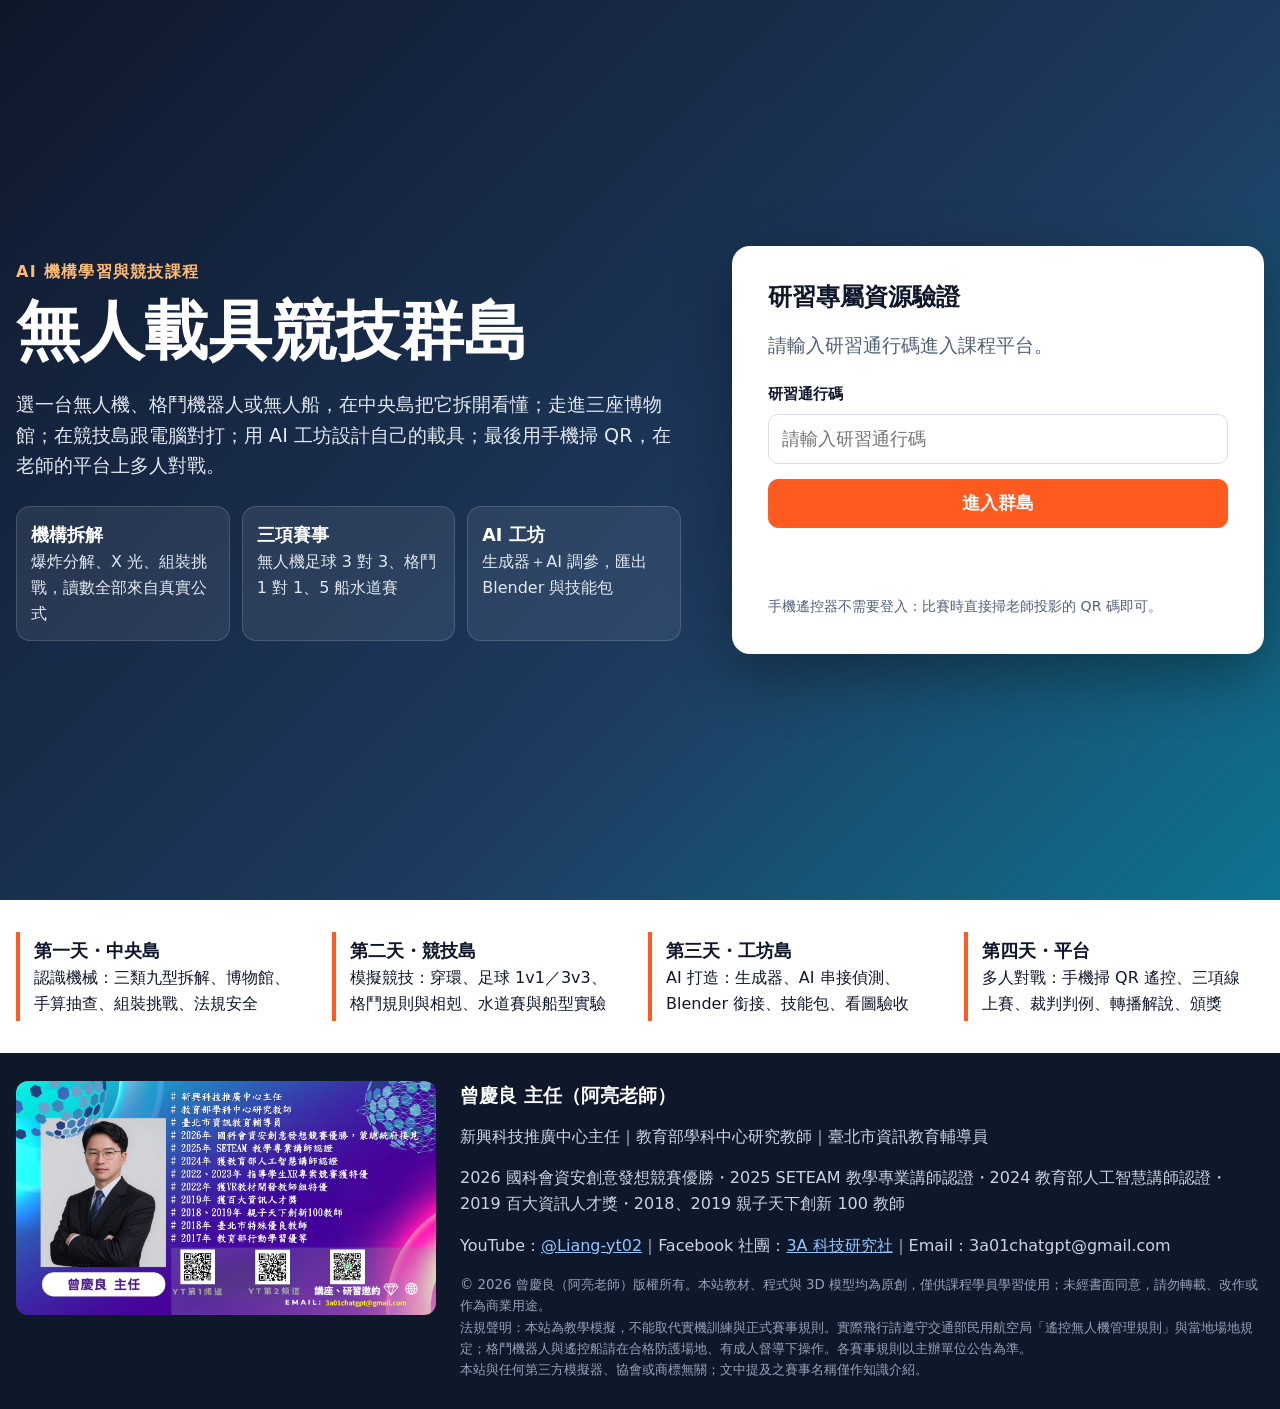
<file: index.html>
<!doctype html>
<html lang="zh-Hant-TW">
<head>
<meta charset="utf-8"><meta name="viewport" content="width=device-width,initial-scale=1">
<title>無人載具競技群島</title>
<meta name="description" content="無人機、格鬥機器人、無人船：機構拆解、博物館、模擬競技、AI 載具工坊與多人競技平台的課程。">
<style>#nl-badge-frame,iframe[title="Powered by Netlify"],[id^="netlify-badge"]{display:none!important}</style>
<link rel="stylesheet" href="css/app.css">
<style>
  .hero{min-height:calc(100vh - 0px);display:grid;grid-template-columns:1.25fr 1fr;gap:clamp(16px,4vw,64px);align-items:center;padding:clamp(24px,5vw,72px) 16px;background:linear-gradient(135deg,#0f172a 0%,#1e3a5f 60%,#0e7490 100%);color:#e2e8f0}
  .hero h1{font-size:clamp(34px,5vw,76px);color:#fff;margin:.1em 0 .25em}
  .hero .kick{color:#fdba74;font-weight:800;letter-spacing:.08em}
  .hero p{font-size:clamp(17px,1.5vw,22px);max-width:none}
  .feat{display:grid;grid-template-columns:repeat(3,1fr);gap:12px;margin-top:24px}
  .feat div{background:rgba(255,255,255,.08);border:1px solid rgba(255,255,255,.15);border-radius:14px;padding:14px}
  .feat b{display:block;color:#fff;font-size:1.1em}
  .login{background:#fff;color:var(--ink);border-radius:18px;padding:clamp(20px,3vw,36px);box-shadow:0 20px 60px rgba(0,0,0,.35)}
  .login h2{margin-top:0}
  .login input{font-size:1.15em;margin:.4em 0 .8em}
  .msg{min-height:1.5em;font-weight:700}
  .msg.bad{color:var(--bad)}.msg.ok{color:var(--ok)}
  .days{display:grid;grid-template-columns:repeat(4,1fr);gap:16px;padding:32px 16px;background:#fff}
  .days div{border-left:4px solid var(--accent);padding:4px 14px}
  .days b{font-size:1.15em}
  #intro{position:fixed;inset:0;z-index:200;background:#000;display:flex;align-items:center;justify-content:center}
  #intro[hidden]{display:none}
  #intro video{width:100%;height:100%;object-fit:cover}
  #intro .ibar{position:absolute;right:16px;bottom:16px;display:flex;gap:10px}
  #intro .ibar button{font:inherit;font-weight:700;color:#fff;background:rgba(15,23,42,.6);border:1px solid rgba(255,255,255,.4);border-radius:99px;padding:.5em 1.1em;cursor:pointer;min-height:44px}
  @media (max-width:900px){.hero{grid-template-columns:1fr}.feat,.days{grid-template-columns:1fr 1fr}}
  @media (max-width:520px){.feat,.days{grid-template-columns:1fr}}
</style>
</head>
<body>
<section class="hero">
  <div>
    <div class="kick">AI 機構學習與競技課程</div>
    <h1>無人載具競技群島</h1>
    <p>選一台無人機、格鬥機器人或無人船，在中央島把它拆開看懂；走進三座博物館；在競技島跟電腦對打；用 AI 工坊設計自己的載具；最後用手機掃 QR，在老師的平台上多人對戰。</p>
    <div class="feat">
      <div><b>機構拆解</b>爆炸分解、X 光、組裝挑戰，讀數全部來自真實公式</div>
      <div><b>三項賽事</b>無人機足球 3 對 3、格鬥 1 對 1、5 船水道賽</div>
      <div><b>AI 工坊</b>生成器＋AI 調參，匯出 Blender 與技能包</div>
    </div>
  </div>
  <form class="login" id="f">
    <h2>研習專屬資源驗證</h2>
    <p class="mut">請輸入研習通行碼進入課程平台。</p>
    <label for="pw">研習通行碼</label>
    <input id="pw" type="password" autocomplete="current-password" required placeholder="請輸入研習通行碼">
    <button class="btn pri" style="width:100%;justify-content:center;font-size:1.1em" id="go">進入群島</button>
    <p class="msg" id="msg"></p>
    <p class="mut" style="font-size:.88em;margin:0">手機遙控器不需要登入：比賽時直接掃老師投影的 QR 碼即可。</p>
  </form>
</section>
<section class="days">
  <div><b>第一天・中央島</b><br>認識機械：三類九型拆解、博物館、手算抽查、組裝挑戰、法規安全</div>
  <div><b>第二天・競技島</b><br>模擬競技：穿環、足球 1v1／3v3、格鬥規則與相剋、水道賽與船型實驗</div>
  <div><b>第三天・工坊島</b><br>AI 打造：生成器、AI 串接偵測、Blender 銜接、技能包、看圖驗收</div>
  <div><b>第四天・平台</b><br>多人對戰：手機掃 QR 遙控、三項線上賽、裁判判例、轉播解說、頒獎</div>
</section>
<script type="module">
  import { $, authorFooter, AUTH_KEY, AUTH_HASH, checkAuth } from './js/ui.js';
  document.body.append(authorFooter());
  const next = new URLSearchParams(location.search).get('next') || 'portal.html';
  const safeNext = /^[\w\-./?=&%]+$/.test(next) && !next.startsWith('/') && !next.includes('//') ? next : 'portal.html';

  async function sha256(str) {
    const buf = await crypto.subtle.digest('SHA-256', new TextEncoder().encode(str.trim()));
    return Array.from(new Uint8Array(buf)).map(b => b.toString(16).padStart(2, '0')).join('');
  }

  if (checkAuth()) {
    location.replace(safeNext);
  }

  document.querySelectorAll('a[href="deck.html"]').forEach(a => a.href = 'course/');
  // 開場動畫：驗證通過後全螢幕播放（史詩配樂），播完或按「跳過」進入群島
  const intro = document.createElement('div');
  intro.id = 'intro';
  intro.innerHTML = `<video id="iv" playsinline preload="auto" poster="media/intro_poster.jpg" src="media/intro.mp4"></video>
    <div class="ibar"><button id="isnd" type="button">🔊 有聲</button><button id="iskip" type="button">跳過 ▶▶</button></div>`;
  intro.hidden = true; document.body.append(intro);
  const iv = $('#iv'); let left = false;
  const enter = () => { if (left) return; left = true; try { sessionStorage.setItem('vi.intro', '1'); } catch (_) {} location.replace(safeNext); };
  iv.onended = enter; $('#iskip').onclick = enter;
  $('#isnd').onclick = () => { iv.muted = !iv.muted; $('#isnd').textContent = iv.muted ? '🔇 靜音' : '🔊 有聲'; };
  $('#f').onsubmit = async e => {
    e.preventDefault(); const m = $('#msg'); $('#go').disabled = true; m.className = 'msg'; m.textContent = '驗證中…';
    iv.muted = false; iv.play().then(() => { if (intro.hidden) iv.pause(); iv.currentTime = 0; }).catch(() => {});
    try {
      const hash = await sha256($('#pw').value);
      if (hash === AUTH_HASH) {
        try { localStorage.setItem(AUTH_KEY, AUTH_HASH); } catch (_) {}
        m.className = 'msg ok'; m.textContent = '驗證成功，歡迎登島！';
        intro.hidden = false; iv.currentTime = 0;
        iv.play().catch(() => { iv.muted = true; $('#isnd').textContent = '🔇 靜音'; iv.play().catch(enter); });
        setTimeout(enter, 16000);   // 保險：影片卡住也會進站
        return;
      }
      m.className = 'msg bad'; m.textContent = '研習通行碼不正確';
    } catch (_) { m.className = 'msg bad'; m.textContent = '驗證異常，請重試'; }
    $('#go').disabled = false;
  };
</script>
</body>
</html>
</file>
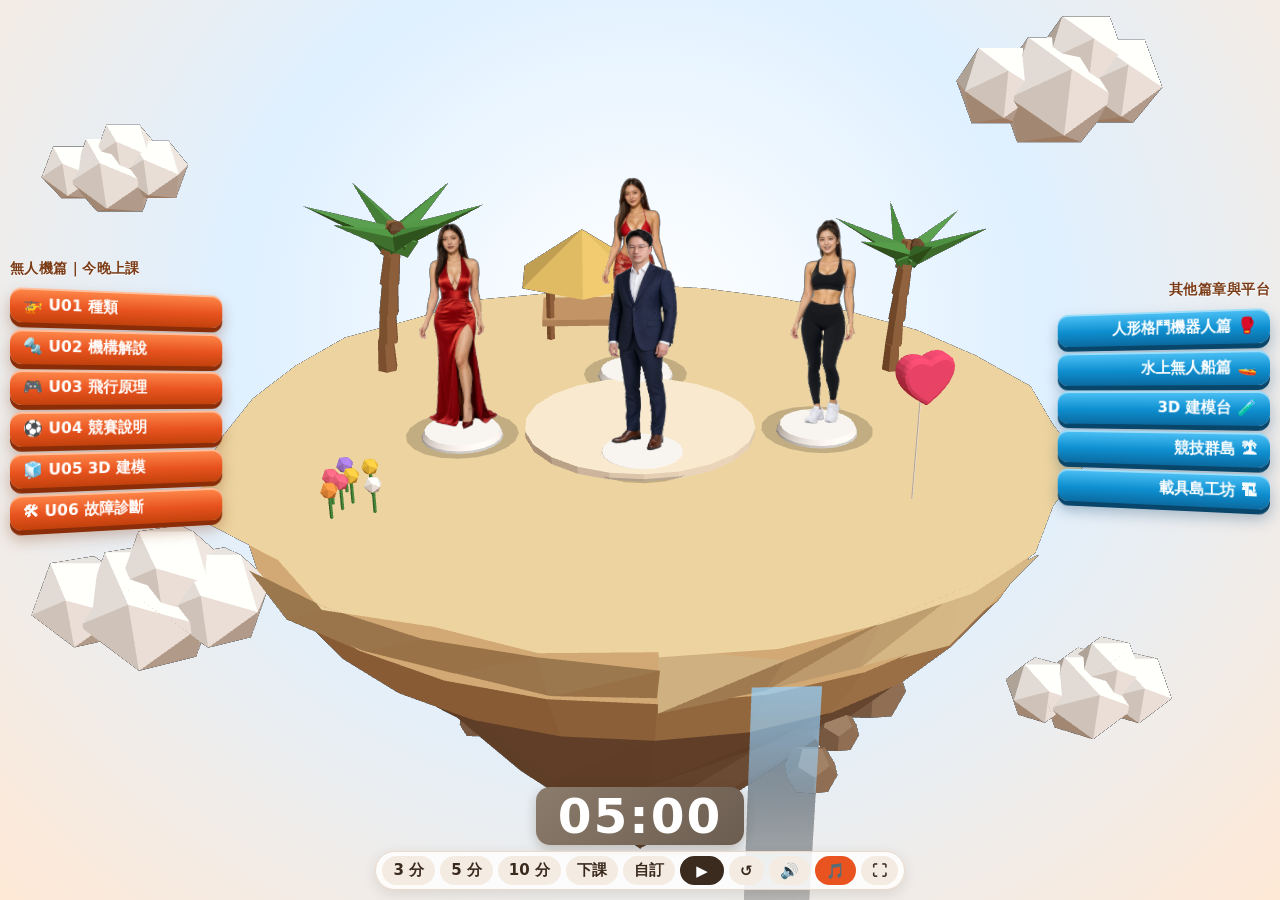
<file: assets/island/index.html>
<!doctype html>
<html lang="zh-Hant-TW">
<head>
<meta charset="utf-8">
<meta name="viewport" content="width=device-width,initial-scale=1">
<title>島嶼倒數</title>
<!-- 島嶼倒數（網頁版）｜技能 D:\skills\island-countdown-web｜引擎沿用阿亮老師「島嶼倒數生成器」｜設定只改 config.js -->
<style>#nl-badge-frame,iframe[title="Powered by Netlify"],[id^="netlify-badge"]{display:none!important}</style>
<script>new MutationObserver(function(){document.querySelectorAll('#nl-badge-frame,iframe[title="Powered by Netlify"],[id^="netlify-badge"]').forEach(function(e){e.remove()})}).observe(document.documentElement,{childList:true,subtree:true});</script>
<style>
:root{--ac:#e8531f;--ac2:#c2410c;--ink:#3b2a1e}
html,body{margin:0;height:100%;overflow:hidden;font-family:"Noto Sans TC","Microsoft JhengHei",system-ui,sans-serif;background:transparent}
body.solo{background:radial-gradient(ellipse at 50% 35%,#fff 0%,#dff0ff 45%,#ffe9d6 100%)}
#stage{position:absolute;inset:0}
#cv{width:100%;height:100%;display:block;cursor:grab;touch-action:pan-y}
#cv:active{cursor:grabbing}
#hud{position:absolute;left:0;right:0;bottom:10px;display:flex;flex-direction:column;align-items:center;gap:6px;pointer-events:none}
#hud>*{pointer-events:auto}
#lb:empty{display:none}#lb{font-size:clamp(12px,1.5vw,16px);font-weight:700;color:#7a3b16;background:rgba(255,248,240,.88);border:1px solid #f0c9a8;border-radius:999px;padding:3px 14px;letter-spacing:.04em;text-align:center}
#t{padding:1px 22px;border-radius:14px;background:linear-gradient(135deg,var(--ac),var(--ac2));font-size:clamp(26px,3.8vw,56px);font-weight:900;color:#fff;letter-spacing:.04em;font-variant-numeric:tabular-nums;box-shadow:0 6px 18px rgba(194,65,12,.35);cursor:pointer;user-select:none}
#t small{font-size:.45em;font-weight:800;margin:0 .15em 0 .05em}
#t.live{background:linear-gradient(135deg,#0f766e,#115e59)}
#t.idle{background:linear-gradient(135deg,#8b7b6b,#6b5d50);box-shadow:0 4px 12px rgba(60,40,20,.25)}
#t.warn{animation:pulse .8s ease-in-out infinite}
#t.done{background:linear-gradient(135deg,#d97706,#b45309);animation:pulse .6s ease-in-out infinite}
@keyframes pulse{50%{transform:scale(1.07)}}
#bar{display:flex;flex-wrap:wrap;justify-content:center;gap:5px;background:rgba(255,255,255,.82);border:1px solid #ead9c8;border-radius:999px;padding:4px 6px;box-shadow:0 4px 14px rgba(60,40,20,.12)}
#bar button{font:700 clamp(12px,1.3vw,15px) "Noto Sans TC",system-ui,sans-serif;border:0;border-radius:999px;padding:5px 11px;background:#f4ebe2;color:var(--ink);cursor:pointer}
#bar button:hover{background:#ffe2cf}
#bar button.on{background:var(--ac);color:#fff}
#bar button.main{background:var(--ink);color:#fff;min-width:44px}
#edit{display:flex;align-items:center;gap:4px;background:#fff;border:1px solid #ead9c8;border-radius:12px;padding:4px 8px;font-weight:800;color:var(--ink)}
#edit[hidden]{display:none}
#edit input{width:56px;font:800 18px system-ui;text-align:center;border:1.5px solid #d9c6b4;border-radius:8px;padding:3px}
#edit button{font:700 14px system-ui;border:0;border-radius:8px;padding:6px 12px;background:var(--ac);color:#fff;cursor:pointer}
.chap{position:absolute;top:10px;bottom:120px;display:flex;flex-direction:column;justify-content:center;gap:clamp(4px,.8vh,9px);width:clamp(118px,19vw,230px);perspective:700px;z-index:3}
.chap.L{left:10px}.chap.R{right:10px}
.chap h3{margin:0 0 2px;font-size:clamp(11px,1.2vw,14px);font-weight:900;color:#7a3b16;text-shadow:0 1px 0 #fff;letter-spacing:.03em}
.chap.R h3{text-align:right}
.cb{display:flex;align-items:center;gap:6px;font:800 clamp(11px,1.25vw,16px)/1.15 "Noto Sans TC",system-ui,sans-serif;color:#fff;text-decoration:none;padding:clamp(5px,.9vh,9px) clamp(8px,1vw,14px);border-radius:12px;
  background:linear-gradient(180deg,#ff8a4c 0%,#e8531f 55%,#c2410c 100%);box-shadow:0 5px 0 #8a2d08,0 9px 16px rgba(120,45,10,.35),inset 0 2px 0 rgba(255,255,255,.45);
  transition:transform .15s,box-shadow .15s;white-space:nowrap;overflow:hidden;text-overflow:ellipsis;cursor:pointer}
.chap.L .cb{transform:rotateY(16deg);transform-origin:left center}
.chap.R .cb{transform:rotateY(-16deg);transform-origin:right center;flex-direction:row-reverse;text-align:right}
.cb:hover{transform:rotateY(0) translateY(-2px) scale(1.04);box-shadow:0 7px 0 #8a2d08,0 12px 20px rgba(120,45,10,.4),inset 0 2px 0 rgba(255,255,255,.45)}
.cb:active{transform:rotateY(0) translateY(4px);box-shadow:0 1px 0 #8a2d08,0 3px 6px rgba(120,45,10,.3)}
.chap.R .cb:not(.off){background:linear-gradient(180deg,#4fc3f7 0%,#0e8fd0 55%,#0b6aa0 100%);box-shadow:0 5px 0 #08466b,0 9px 16px rgba(10,60,100,.35),inset 0 2px 0 rgba(255,255,255,.45)}
.cb.off{background:linear-gradient(180deg,#e7ded5,#cfc3b7);color:#7b6d60;box-shadow:0 4px 0 #a99a8b,inset 0 2px 0 rgba(255,255,255,.6);cursor:default}
.cb.off::after{content:"製作中";font-size:.72em;font-weight:700;margin-left:auto;padding-left:6px;opacity:.85}
.chap.R .cb.off::after{margin-left:0;margin-right:auto;padding:0 6px 0 0}
.cb i{font-style:normal}
@media (max-width:520px){.chap{width:104px}.cb span{overflow:hidden;text-overflow:ellipsis}}
</style>
<script src="config.js"></script>
</head>
<body>
<div id="stage"><canvas id="cv" aria-label="3D 浮空島"></canvas></div>
<nav class="chap L" id="chapL" aria-label="課程篇章"></nav><nav class="chap R" id="chapR" aria-label="課程篇章"></nav>
<div id="hud">
  <div id="lb">準備計時</div>
  <div id="t" title="點一下自訂時間">--:--</div>
  <div id="edit" hidden><input id="em" type="number" min="0" max="999" aria-label="分">分<input id="es" type="number" min="0" max="59" aria-label="秒">秒<button id="eok">開始</button></div>
  <div id="bar"></div>
</div>
<script type="module">
import { IslandWorld } from './shared/world.js';
const C = window.ISLAND_CONFIG || {}, $ = id => document.getElementById(id);
const p2 = n => String(n).padStart(2, '0');
if (window.top === window) document.body.classList.add('solo');
const store = { get(k, d){ try { const v = localStorage.getItem('island.' + k); return v === null ? d : JSON.parse(v); } catch (_) { return d; } },
                set(k, v){ try { localStorage.setItem('island.' + k, JSON.stringify(v)); } catch (_) {} } };

/* ---------- 3D 島嶼 ---------- */
const world = new IslandWorld($('cv'), { resolve: s => s, lookY: -0.2, fitW: 4.3, fitH: 4.4 });
world.setScene({
  theme: C.theme || 'beach', spin: C.spin ?? 0.35, clouds: C.clouds !== false, waterfall: C.waterfall !== false, plaza: C.plaza !== false,
  items: [
    ...(C.chars || []).map((c, i) => ({ id: 'c' + i, type: 'char', style: 'A', src: c.src, x: c.x || 0, z: c.z || 0, rot: c.rot || 0, scale: c.scale || 1, anim: 'none' })),
    ...(C.decor || []).map((d, i) => ({ id: 'd' + i, type: 'decor', kind: d.kind, x: d.x || 0, z: d.z || 0, rot: d.rot || 0, scale: d.scale || 1 })),
  ],
});
let drag = null;
$('cv').addEventListener('pointerdown', e => { drag = e.clientX; world.dragging = true; $('cv').setPointerCapture(e.pointerId); });
$('cv').addEventListener('pointermove', e => { if (drag === null) return; world.yaw += (e.clientX - drag) * 0.01; drag = e.clientX; world.lastAct = performance.now(); });
const up = () => { drag = null; world.dragging = false; world.lastAct = performance.now(); };
$('cv').addEventListener('pointerup', up); $('cv').addEventListener('pointercancel', up);

/* ---------- 聲音（只有計時器會出聲；可靜音） ---------- */
let mute = store.get('mute', false);
const endSnd = new Audio('sounds/end_fanfare.mp3'), tickSnd = new Audio('sounds/tick.wav');
endSnd.volume = 0.9; tickSnd.volume = 0.5;
const play = a => { if (mute) return; try { a.currentTime = 0; a.play().catch(() => {}); } catch (_) {} };

/* ---------- 背景音樂：一進來就循環播放，只有按 🎵（暫停音樂）或 🔇（全部靜音）才停 ---------- */
const bgm = C.bgm ? new Audio(C.bgm) : null;
let bgmOn = store.get('bgmOn', true);
const BGV = C.bgmVolume ?? 0.4;
if (bgm){ bgm.loop = true; bgm.volume = 0; bgm.preload = 'auto'; }
let fadeId = 0;
function fadeTo(v, ms){ if (!bgm) return; const id = ++fadeId, v0 = bgm.volume, t0 = performance.now(); const step = () => { if (id !== fadeId) return; const k = Math.min(1, (performance.now() - t0) / ms); bgm.volume = v0 + (v - v0) * k; if (k < 1) requestAnimationFrame(step); else if (v === 0) bgm.pause(); }; requestAnimationFrame(step); }
// 外層首頁的「音樂開關」按鈕（id="bgmBtn"）跟這裡同步
function syncParent(){
  try { const b = parent.document.getElementById('bgmBtn'); if (!b) return;
    if (!bgm){ b.hidden = true; return; }
    const on = bgmOn && !mute; b.hidden = false; b.textContent = on ? '🔊 音樂：開' : '🔇 音樂：關'; b.classList.toggle('off', !on);
    b.title = on ? '按一下靜音背景音樂' : '按一下播放背景音樂'; b.setAttribute('aria-pressed', on ? 'true' : 'false'); } catch (_) {}
}
function toggleMusic(){ if (mute){ mute = false; store.set('mute', false); bgmOn = true; } else bgmOn = !bgmOn; store.set('bgmOn', bgmOn); bgmSync(); drawBar(); }
window.islandMusic = { toggle: toggleMusic, isOn: () => !!bgm && bgmOn && !mute };
function bgmSync(){
  syncParent();
  if (!bgm) return;
  if (bgmOn && !mute){ if (bgm.paused) bgm.play().then(() => fadeTo(BGV, 1800)).catch(() => {}); else fadeTo(BGV, 400); }
  else if (!bgm.paused) fadeTo(0, 500);
}
// 瀏覽器擋自動播放時：使用者第一次點擊（本頁或外層首頁）就開始播
const kick = () => { if (bgm && bgm.paused) bgmSync(); };
['pointerdown', 'keydown'].forEach(ev => { addEventListener(ev, kick, { once: true }); try { parent.document.addEventListener(ev, kick, { once: true }); } catch (_) {} });
bgmSync();

/* ---------- 計時器 ---------- */
const T = { total: 0, remain: 0, endAt: 0, running: false, finished: false, active: false, lastSec: -1, preset: null };
function startTimer(sec, preset){
  sec = Math.max(1, Math.min(999 * 60 + 59, Math.round(sec)));
  Object.assign(T, { total: sec, remain: sec * 1000, endAt: performance.now() + sec * 1000, running: true, finished: false, active: true, lastSec: -1, preset: preset ?? null });
  endSnd.pause(); if (preset !== 'class') store.set('last', sec); drawBar(); render();
}
function toggle(){
  if (!T.active){ startTimer(store.get('last', (C.presets || [5])[0] * 60)); return; }
  if (T.finished){ startTimer(T.total, T.preset); return; }
  if (T.running){ T.remain = Math.max(0, T.endAt - performance.now()); T.running = false; }
  else { T.endAt = performance.now() + T.remain; T.running = true; }
  drawBar(); render();
}
function reset(){ Object.assign(T, { running: false, finished: false, active: false, preset: null }); endSnd.pause(); drawBar(); render(); }

/* ---------- 課程時間（只給「下課」按鈕用；一進來不自動倒數） ---------- */
const S = (C.sessions || []).map(s => ({ n: s.name, a: Date.parse(s.start), b: Date.parse(s.end) }));
function classText(){
  const now = Date.now(), cur = S.find(s => now >= s.a && now < s.b), nx = S.find(s => now < s.a);
  if (cur){ const r = Math.floor((cur.b - now) / 1000); return { lb: cur.n + ' 上課中・下課倒數', t: p2(Math.floor(r / 3600)) + ':' + p2(Math.floor(r % 3600 / 60)) + ':' + p2(r % 60), cls: 'live' }; }
  if (!nx) return { lb: C.doneText || '課程已結束', t: '準備好了嗎？', cls: '' };
  const r = Math.floor((nx.a - now) / 1000), d = Math.floor(r / 86400);
  const when = new Date(nx.a).toLocaleString('zh-TW', { month: 'numeric', day: 'numeric', hour: '2-digit', minute: '2-digit', hour12: false, timeZone: 'Asia/Taipei' });
  return { lb: '距離 ' + nx.n + ' 開課（' + when + '）', t: (d ? d + '<small>天</small>' : '') + p2(Math.floor(r % 86400 / 3600)) + ':' + p2(Math.floor(r % 3600 / 60)) + ':' + p2(r % 60), cls: '' };
}
function classEnd(){
  const now = Date.now(), cur = S.find(s => now >= s.a && now < s.b);
  if (cur){ startTimer((cur.b - now) / 1000, 'class'); T.className = cur.n; drawBar(); return; }
  const nx = S.find(s => now < s.a);
  T.note = nx ? '現在不是上課時間（' + nx.n + ' 於 ' + new Date(nx.a).toLocaleString('zh-TW', { month: 'numeric', day: 'numeric', hour: '2-digit', minute: '2-digit', hour12: false, timeZone: 'Asia/Taipei' }) + ' 開始）' : (C.doneText || '課程已結束');
  T.noteUntil = Date.now() + 3500;
}
const fmt = ms => { const s = Math.max(0, Math.ceil(ms / 1000)), h = Math.floor(s / 3600), m = Math.floor(s % 3600 / 60); return (h ? h + ':' + p2(m) : p2(m)) + ':' + p2(s % 60); };
function render(){
  const t = $('t');
  if (!T.active){
    $('lb').textContent = T.noteUntil > Date.now() ? T.note : (C.idleText ?? '按 3／5／10 分、下課或自訂，開始計時');
    t.textContent = fmt(store.get('last', 300) * 1000); t.className = 'idle'; return;
  }
  const rem = T.running ? Math.max(0, T.endAt - performance.now()) : T.remain;
  if (T.running && rem <= 0 && !T.finished){ T.finished = true; T.running = false; T.remain = 0; play(endSnd); world.celebrate(5); drawBar(); }
  if (T.running){ const s = Math.ceil(rem / 1000); if (s <= 10 && s !== T.lastSec){ T.lastSec = s; play(tickSnd); } }
  $('lb').textContent = (T.preset === 'class' ? (T.className || '') + ' 下課倒數' : (C.timerLabel || '倒數計時')) + (T.running ? '' : T.finished ? '' : '（暫停中）');
  if (T.finished){ t.textContent = T.preset === 'class' ? (C.classEndText || '下課囉！') : (C.endText || '時間到！'); t.className = 'done'; }
  else { t.textContent = fmt(rem); t.className = T.running && rem <= 10000 ? 'warn' : ''; }
}
setInterval(render, 200);

/* ---------- 按鈕列 ---------- */
function drawBar(){
  const b = $('bar');
  b.innerHTML = (C.presets || [3, 5, 10]).map(m => `<button data-m="${m}" class="${T.active && T.preset === m ? 'on' : ''}">${m} 分</button>`).join('') +
    `<button data-a="class" class="${T.active && T.preset === 'class' ? 'on' : ''}" title="倒數到這堂課下課">下課</button><button data-a="custom">自訂</button><button data-a="toggle" class="main" title="開始／暫停（空白鍵）">${T.active && T.running ? '⏸' : '▶'}</button>` +
    `<button data-a="reset" title="結束計時，回到課程倒數（R）">↺</button><button data-a="mute" title="聲音開關（M）">${mute ? '🔇' : '🔊'}</button>` +
    (bgm ? `<button data-a="bgm" class="${bgmOn && !mute ? 'on' : ''}" title="背景音樂開／關">🎵</button>` : '') +
    `<button data-a="full" title="全螢幕／開大畫面">⛶</button>`;
}
function openEdit(){
  const e = $('edit'); e.hidden = !e.hidden;
  if (!e.hidden){ const last = store.get('last', 300); $('em').value = Math.floor(last / 60); $('es').value = last % 60; $('em').focus(); $('em').select(); }
}
$('bar').onclick = e => {
  const b = e.target.closest('button'); if (!b) return;
  if (b.dataset.m){ $('edit').hidden = true; startTimer(+b.dataset.m * 60, +b.dataset.m); return; }
  const a = b.dataset.a;
  if (a === 'custom') openEdit();
  else if (a === 'class'){ $('edit').hidden = true; classEnd(); }
  else if (a === 'toggle') toggle();
  else if (a === 'reset') reset();
  else if (a === 'mute'){ mute = !mute; store.set('mute', mute); if (mute) endSnd.pause(); bgmSync(); drawBar(); }
  else if (a === 'bgm') toggleMusic();
  else if (a === 'full'){
    if (window.top !== window){ window.open(location.href, '_blank'); return; }   // 嵌在首頁時：開新分頁的大畫面
    if (document.fullscreenElement) document.exitFullscreen(); else document.documentElement.requestFullscreen().catch(() => {});
  }
};
$('t').onclick = openEdit;
$('eok').onclick = () => { const s = (+$('em').value || 0) * 60 + (+$('es').value || 0); if (s > 0){ $('edit').hidden = true; startTimer(s); } };
$('edit').onkeydown = e => { if (e.key === 'Enter') $('eok').click(); if (e.key === 'Escape') $('edit').hidden = true; };
addEventListener('keydown', e => {
  if (e.target.tagName === 'INPUT') return;
  if (e.code === 'Space'){ e.preventDefault(); toggle(); }
  else if (e.key === 'r' || e.key === 'R') reset();
  else if (e.key === 'm' || e.key === 'M'){ mute = !mute; store.set('mute', mute); bgmSync(); drawBar(); }
});

/* ---------- 篇章立體按鈕：點了整頁跳到該篇章 ---------- */
(function(){
  const ch = C.chapters || {}, base = new URL(ch.base || '../../', location.href), esc = s => String(s || '').replace(/[&<>"]/g, c => ({ '&': '&amp;', '<': '&lt;', '>': '&gt;', '"': '&quot;' })[c]);
  const draw = (el, g) => { if (!g){ el.remove(); return; }
    el.innerHTML = '<h3>' + esc(g.name) + '</h3>' + g.items.map(it => it.href
      ? '<a class="cb" target="_top" href="' + esc(new URL(it.href, base).href) + '" title="' + esc(it.title || it.label) + '"><i>' + esc(it.icon) + '</i><span>' + esc(it.label) + '</span></a>'
      : '<span class="cb off" title="' + esc((it.title || it.label) + '（製作中）') + '"><i>' + esc(it.icon) + '</i><span>' + esc(it.label) + '</span></span>').join(''); };
  const gs = ch.groups || []; draw($('chapL'), gs[0]); draw($('chapR'), gs[1]);
})();
drawBar(); render();
</script>
</body>
</html>
</file>
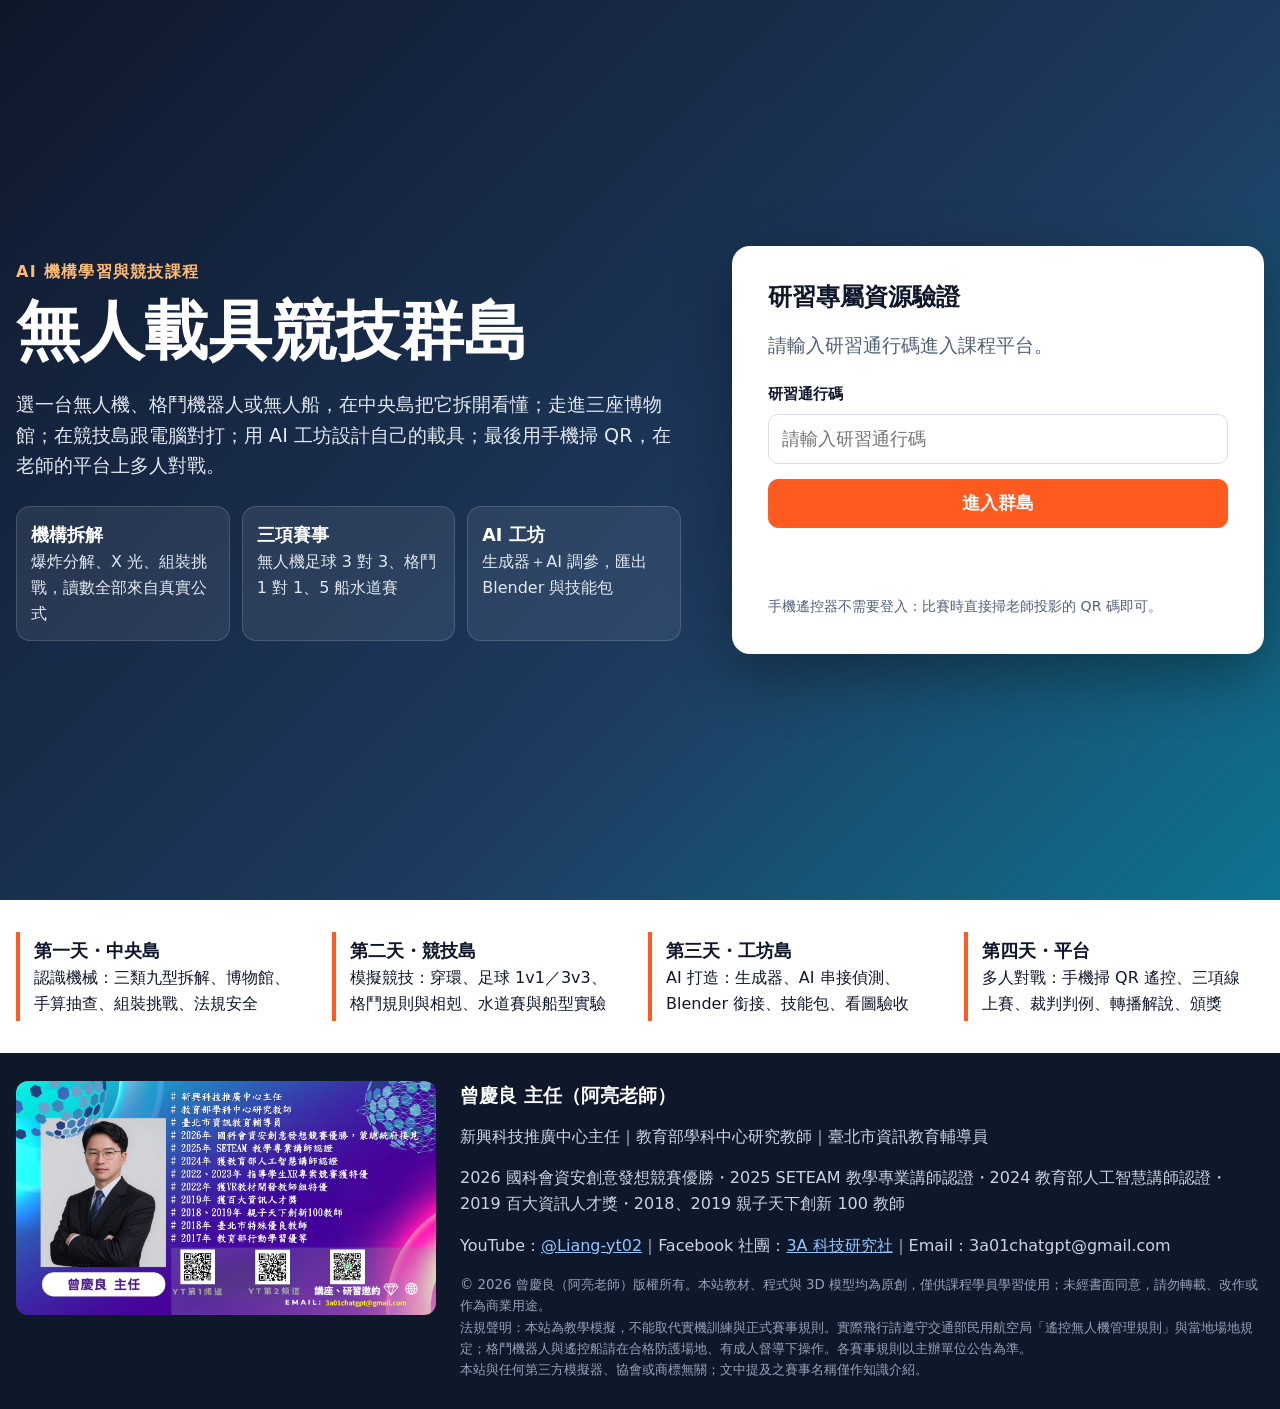
<file: arena.html>
<!doctype html>
<html lang="zh-Hant-TW">
<head>
<meta charset="utf-8"><meta name="viewport" content="width=device-width,initial-scale=1">
<title>競技場｜無人載具競技群島</title>
<style>#nl-badge-frame,iframe[title="Powered by Netlify"],[id^="netlify-badge"]{display:none!important}</style>
<link rel="stylesheet" href="css/app.css">
<script type="importmap">{"imports":{"three":"./vendor/three/three.module.js","three/addons/":"./vendor/three/addons/"}}</script>
<style>
  body{background:#0b1220}
  @media (min-width:761px){body{overflow:hidden}}
  .score{position:fixed;top:64px;left:50%;transform:translateX(-50%);z-index:22;display:flex;align-items:stretch;border-radius:14px;overflow:hidden;box-shadow:0 8px 30px rgba(0,0,0,.35);font-variant-numeric:tabular-nums}
  .score>div{padding:.25em .9em;font-weight:900;font-size:clamp(20px,2.4vw,34px);color:#fff;display:flex;align-items:center;gap:.4em}
  .score .tR{background:var(--red)}.score .tB{background:var(--blue)}.score .mid{background:#0f172a;flex-direction:column;gap:0;line-height:1.1;font-size:clamp(16px,1.6vw,22px)}
  .score .mid small{font-size:.6em;font-weight:700;color:#94a3b8}
  .slots{display:flex;flex-direction:column;gap:6px}
  .slot{display:grid;grid-template-columns:14px 1fr auto;gap:8px;align-items:center;padding:6px 8px;border:1px solid var(--line);border-radius:10px;background:#fff}
  .slot i{width:14px;height:14px;border-radius:50%}
  .slot select{width:auto;padding:.15em .3em;font-size:.85em}
  .slot .who{font-size:.8em;color:var(--mut)}
  .slot.pad{border-color:var(--ok);box-shadow:0 0 0 2px #bbf7d0}
  .modes{display:flex;gap:6px;flex-wrap:wrap}
  .qrs{display:grid;grid-template-columns:repeat(auto-fill,minmax(190px,1fr));gap:14px}
  .qr{border:1px solid var(--line);border-radius:12px;padding:10px;text-align:center;background:#fff}
  .qr svg,.qr img{width:100%;height:auto}
  .qr b{display:block;font-size:1.1em}
  .qr.joined{outline:4px solid var(--ok)}
  .feed{position:fixed;left:50%;transform:translateX(-50%);top:132px;z-index:22;display:flex;flex-direction:column;gap:6px;align-items:center;pointer-events:none}
  .feed div{background:rgba(15,23,42,.85);color:#fff;padding:.3em .8em;border-radius:10px;font-weight:700;animation:fade 4s forwards}
  @keyframes fade{0%{opacity:0;transform:translateX(20px)}10%{opacity:1;transform:none}80%{opacity:1}100%{opacity:0}}
  .banner{position:fixed;left:50%;top:44%;transform:translate(-50%,-50%);z-index:23;font-size:clamp(34px,6vw,84px);font-weight:900;color:#fff;text-shadow:0 6px 30px rgba(0,0,0,.6);pointer-events:none;opacity:0;transition:opacity .3s;text-align:center}
  .banner.show{opacity:1}
  .banner small{display:block;font-size:.35em;font-weight:700}
  .touch{position:fixed;bottom:16px;z-index:21;width:130px;height:130px;border-radius:50%;background:rgba(255,255,255,.12);border:2px solid rgba(255,255,255,.3);display:none;touch-action:none}
  .touch i{position:absolute;left:50%;top:50%;width:54px;height:54px;margin:-27px;border-radius:50%;background:rgba(255,255,255,.7)}
  @media (pointer:coarse){.touch{display:block}}
  #tl{left:16px}#tr{right:16px}
  .side.l{width:min(330px,30vw)}
  .side.r{width:min(300px,26vw)}
  .side.hide{display:none}
  .help{font-size:.88em;color:var(--mut);margin:.4em 0 0}
  .help kbd{background:#e2e8f0;border-radius:5px;padding:0 .35em;font-family:inherit;color:#0f172a}
  @media (max-width:760px){.score{top:62px}.touch{position:fixed;bottom:16px}}
</style>
</head>
<body>
<div class="stage"><canvas id="c"></canvas></div>
<div class="score" id="score"></div>
<div class="feed" id="feed"></div>
<div class="banner" id="banner"></div>
<aside class="side l" id="left">
  <div class="panel"><h3 id="gtitle">競技場</h3><div class="modes" id="modes"></div><p class="help" id="rules"></p></div>
  <div class="panel"><h3>選手與控制</h3><div class="slots" id="slots"></div>
    <p class="help">每一席可以是 <b>電腦</b>、<b>本機</b>（鍵盤或觸控）或 <b>手機</b>（掃 QR 加入）。手機斷線時電腦會自動接手。</p></div>
  <div class="panel"><h3>比賽控制</h3>
    <div class="row"><button class="btn pri sm" id="bStart">開始比賽</button><button class="btn sm" id="bPause">暫停</button><button class="btn sm" id="bReset">重設</button><button class="btn sm" id="bCam">切換鏡頭</button></div>
    <div class="row" style="margin-top:8px" id="judge"></div>
  </div>
  <div class="panel" id="hostPanel" style="display:none"><h3>老師的競技平台</h3>
    <p class="help" id="roomInfo">開房後，每一席會有自己的 QR 碼。遠端學員看 Meet 畫面掃 QR，手機就變成遙控器。</p>
    <div class="row"><button class="btn blue sm" id="bHost">開對戰房</button><button class="btn sm" id="bQR" disabled>顯示 QR 碼</button><button class="btn sm" id="bClose" disabled>關房</button></div>
  </div>
</aside>
<aside class="side r" id="right">
  <div class="panel"><h3>即時資訊</h3><div class="kv" id="live"></div></div>
  <div class="panel"><h3>操作方式</h3><div class="help" id="keys"></div></div>
  <div class="panel"><h3>排行榜</h3><div id="board" class="kv"></div><a class='help' href='board.html'>看全部排行榜 →</a></div>
</aside>
<div class="touch" id="tl"><i></i></div><div class="touch" id="tr"><i></i></div>
<div class="modal" id="qrModal"><div class="card"><div class="row" style="justify-content:space-between"><h2 style="margin:0">掃 QR 碼加入：<span id="qrRoom"></span></h2><button class="btn" id="qrClose">關閉</button></div><p class="mut">每支手機掃一個座位。掃到同一席會換人接手；遠端學員從 Meet 畫面掃也可以。</p><div class="qrs" id="qrs"></div></div></div>
<script type="module" src="js/arena.js"></script>
</body>
</html>
</file>
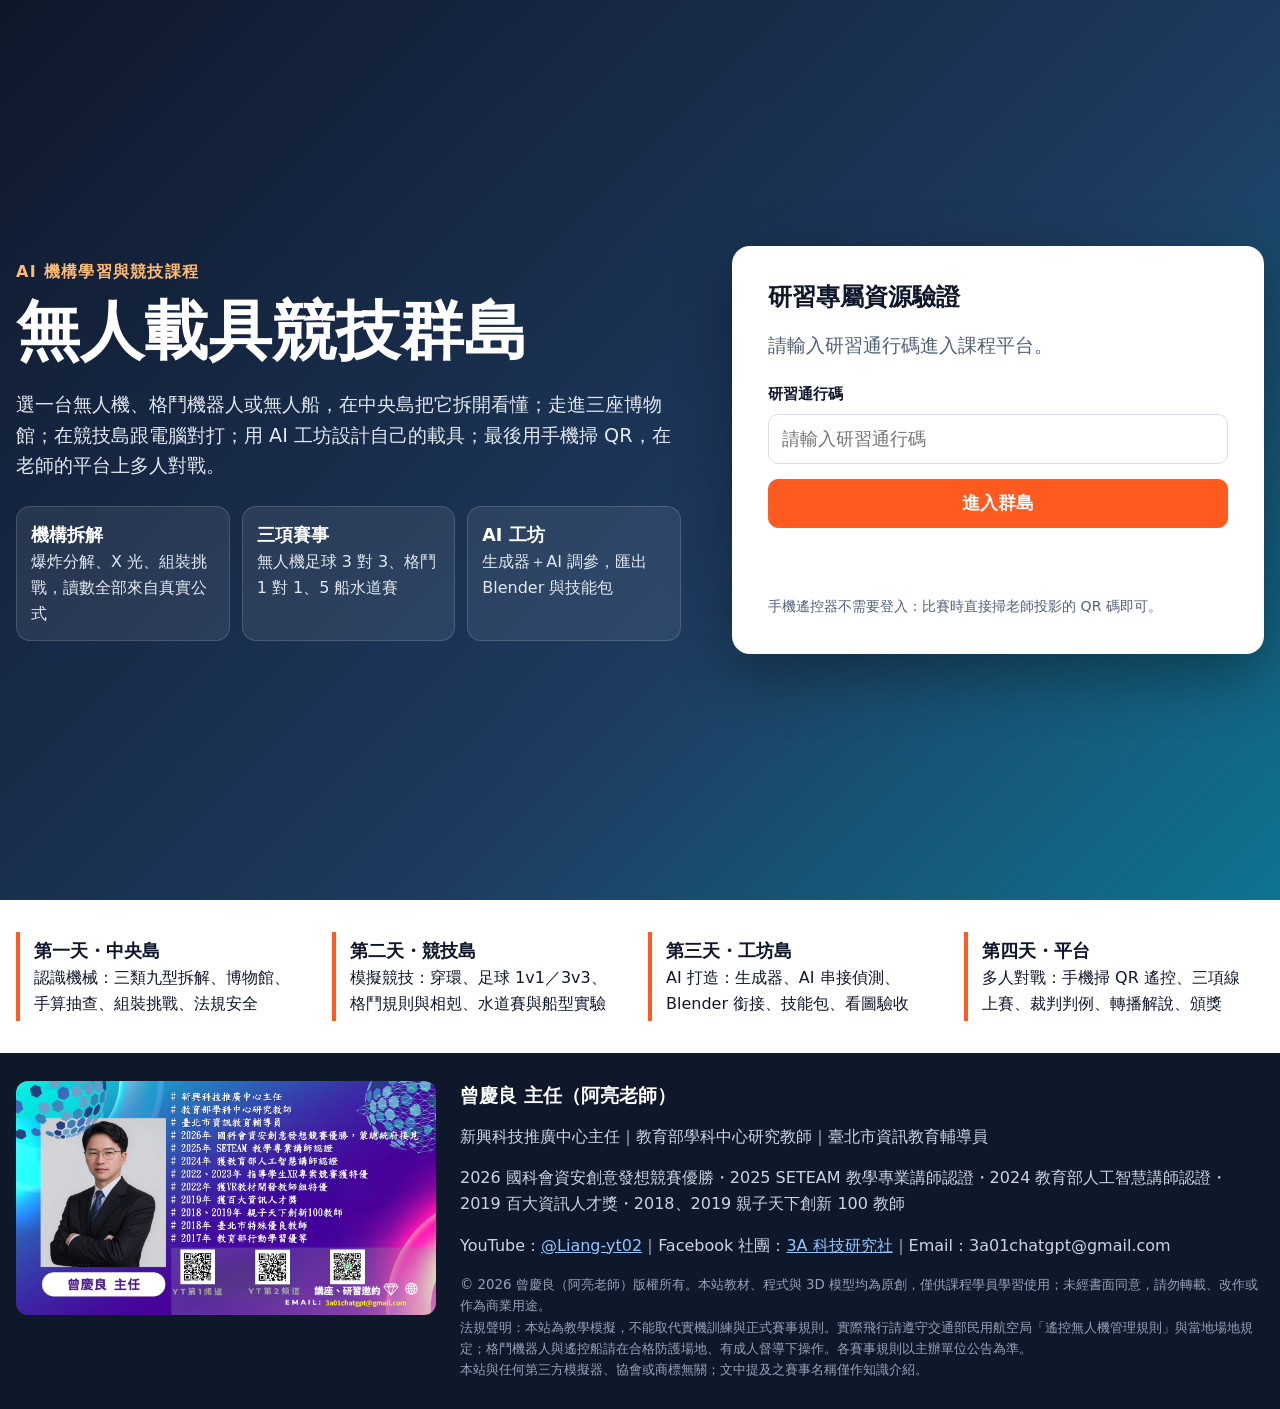
<file: board.html>
<!doctype html>
<html lang="zh-Hant-TW">
<head>
<meta charset="utf-8"><meta name="viewport" content="width=device-width,initial-scale=1">
<title>排行榜｜無人載具競技群島</title>
<style>#nl-badge-frame,iframe[title="Powered by Netlify"],[id^="netlify-badge"]{display:none!important}</style>
<link rel="stylesheet" href="css/app.css">
<style>
  .boards{display:grid;grid-template-columns:repeat(auto-fill,minmax(320px,1fr));gap:16px}
  table{width:100%;border-collapse:collapse}
  td,th{padding:.35em .4em;border-bottom:1px solid var(--line);text-align:left}
  td:first-child{width:2.5em;font-weight:800;color:var(--accent)}
  td:last-child{text-align:right;font-variant-numeric:tabular-nums;font-weight:700}
</style>
</head>
<body>
<main class="page">
  <h1>全班排行榜</h1>
  <div class="card row" style="margin-bottom:16px"><label for="nm">我的暱稱（成績會用這個名字上榜）</label><input id="nm" maxlength="16" style="max-width:260px"><button class="btn pri sm" id="save">儲存</button><span class="mut">排行榜資料存在課程雲端，全班共用；每 15 秒自動更新。</span></div>
  <div class="boards" id="boards"></div>
</main>
<script type="module">
  import { $, el, esc, topbar, toast, authorFooter } from './js/ui.js';
  import { getBoard, myName, setName } from './js/board.js';
  topbar('board');
  document.body.append(authorFooter());
  const B = [['soccer-practice','無人機・穿環練習'],['soccer-3v3','無人機足球 3 對 3'],['soccer-1v1','無人機足球 1 對 1'],['combat-1v1','格鬥機器人 1 對 1'],['combat-drill','格鬥・靶機傷害'],['boat-race','水道 5 船競速'],['boat-time','水道・單人計時'],['build-drone','組裝挑戰・無人機'],['build-robot','組裝挑戰・格鬥機器人'],['build-boat','組裝挑戰・無人船'],['quiz-drone','點零件測驗・無人機'],['quiz-robot','點零件測驗・格鬥機器人'],['quiz-boat','點零件測驗・無人船']];
  $('#nm').value = myName();
  $('#save').onclick = () => { setName($('#nm').value.trim()); toast('已儲存暱稱'); };
  async function load() {
    const box = $('#boards'); box.innerHTML = '';
    const all = await Promise.all(B.map(([k]) => getBoard(k)));
    B.forEach(([k, t], i) => {
      const rows = all[i];
      box.append(el('div', { class: 'card', html: `<h3>${esc(t)}</h3>` + (rows.length ? `<table>${rows.slice(0, 10).map((r, j) => `<tr><td>${j + 1}</td><td>${esc(r.name)}</td><td>${esc(r.label)}</td></tr>`).join('')}</table>` : '<p class="mut">還沒有紀錄</p>') }));
    });
  }
  load(); setInterval(load, 15000);
</script>
</body>
</html>
</file>
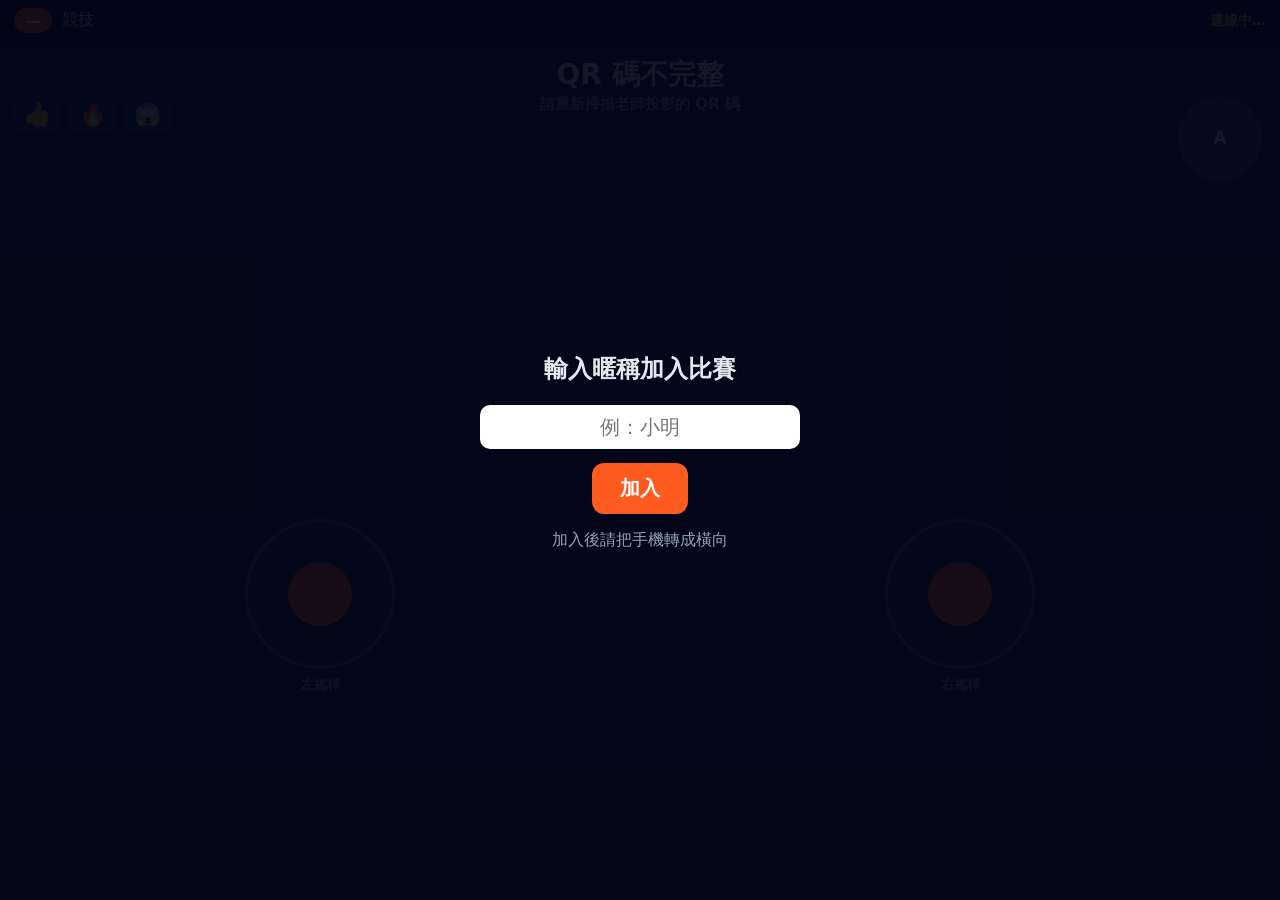
<file: controller.html>
<!doctype html>
<html lang="zh-Hant-TW">
<head>
<meta charset="utf-8"><meta name="viewport" content="width=device-width,initial-scale=1,maximum-scale=1,user-scalable=no,viewport-fit=cover">
<meta name="theme-color" content="#0f172a">
<title>手機遙控器｜無人載具競技群島</title>
<style>#nl-badge-frame,iframe[title="Powered by Netlify"],[id^="netlify-badge"]{display:none!important}</style>
<style>
  :root{--team:#ff5a1f}
  *{box-sizing:border-box;-webkit-tap-highlight-color:transparent;user-select:none;-webkit-user-select:none}
  html,body{margin:0;height:100%;overflow:hidden;background:#0f172a;color:#e2e8f0;font-family:"Noto Sans TC","PingFang TC","Microsoft JhengHei",system-ui,sans-serif;touch-action:none}
  header{position:fixed;top:0;left:0;right:0;display:flex;gap:10px;align-items:center;padding:calc(8px + env(safe-area-inset-top)) 14px 8px;background:rgba(2,6,23,.7);z-index:5}
  .chip{display:inline-flex;align-items:center;gap:6px;font-weight:800;padding:.2em .7em;border-radius:99px;background:var(--team);color:#fff}
  #st{margin-left:auto;font-size:.9em;font-weight:700}
  #st.on{color:#4ade80}#st.off{color:#fbbf24}#st.bad{color:#f87171}
  .info{position:fixed;top:56px;left:0;right:0;text-align:center;font-size:clamp(18px,4vw,28px);font-weight:800;z-index:4;pointer-events:none}
  .info small{display:block;font-size:.55em;font-weight:600;color:#94a3b8}
  .zone{position:fixed;bottom:0;top:0;width:50%;z-index:2}
  #zl{left:0}#zr{right:0}
  .stick{position:fixed;width:150px;height:150px;border-radius:50%;border:3px solid rgba(255,255,255,.25);background:rgba(255,255,255,.05);pointer-events:none;z-index:3}
  .stick i{position:absolute;left:50%;top:50%;width:64px;height:64px;margin:-32px 0 0 -32px;border-radius:50%;background:var(--team);box-shadow:0 4px 18px rgba(0,0,0,.4)}
  .stick b{position:absolute;left:0;right:0;bottom:-28px;text-align:center;font-size:13px;color:#94a3b8}
  .btns{position:fixed;right:18px;top:96px;display:flex;flex-direction:column;gap:12px;z-index:4}
  .btns button{width:84px;height:84px;border-radius:50%;border:none;font-size:18px;font-weight:900;color:#fff;background:#334155;box-shadow:0 4px 0 #1e293b}
  .btns button.dn{transform:translateY(3px);box-shadow:0 1px 0 #1e293b;background:var(--team)}
  .emo{position:fixed;left:14px;top:96px;display:flex;gap:8px;z-index:4}
  .emo button{font-size:22px;background:#1e293b;border:none;border-radius:12px;padding:6px 10px}
  .rot{display:none;position:fixed;inset:0;background:#0f172a;z-index:20;align-items:center;justify-content:center;text-align:center;padding:24px;font-size:20px;font-weight:700}
  @media (orientation:portrait) and (max-width:700px){.rot{display:flex}}
  .over{position:fixed;inset:0;display:none;align-items:center;justify-content:center;background:rgba(2,6,23,.92);z-index:30;padding:24px;text-align:center}
  .over.show{display:flex}
  .over input{font:inherit;font-size:20px;padding:.5em;border-radius:10px;border:none;width:min(320px,80vw);text-align:center}
  .over button{font:inherit;font-size:20px;font-weight:800;padding:.6em 1.4em;border:none;border-radius:12px;background:var(--team);color:#fff;margin-top:14px}
</style>
</head>
<body>
<header><span class="chip" id="chip">—</span><span id="game"></span><span id="st" class="off">連線中…</span></header>
<div class="info" id="info">等待老師開始<small id="sub"></small></div>
<div class="zone" id="zl"></div><div class="zone" id="zr"></div>
<div class="stick" id="sl"><i></i><b id="ll"></b></div>
<div class="stick" id="sr"><i></i><b id="rl"></b></div>
<div class="emo"><button data-e="👍">👍</button><button data-e="🔥">🔥</button><button data-e="😱">😱</button></div>
<div class="btns" id="btns"></div>
<div class="rot">請把手機轉成橫向<br>（雙手握持，左右兩個搖桿）</div>
<div class="over show" id="nameBox"><div><h2>輸入暱稱加入比賽</h2><input id="nm" maxlength="12" placeholder="例：小明"><br><button id="go">加入</button><p style="color:#94a3b8">加入後請把手機轉成橫向</p></div></div>
<div class="over" id="endBox"><div id="endMsg"></div></div>
<script type="module" src="js/pad.js"></script>
</body>
</html>
</file>
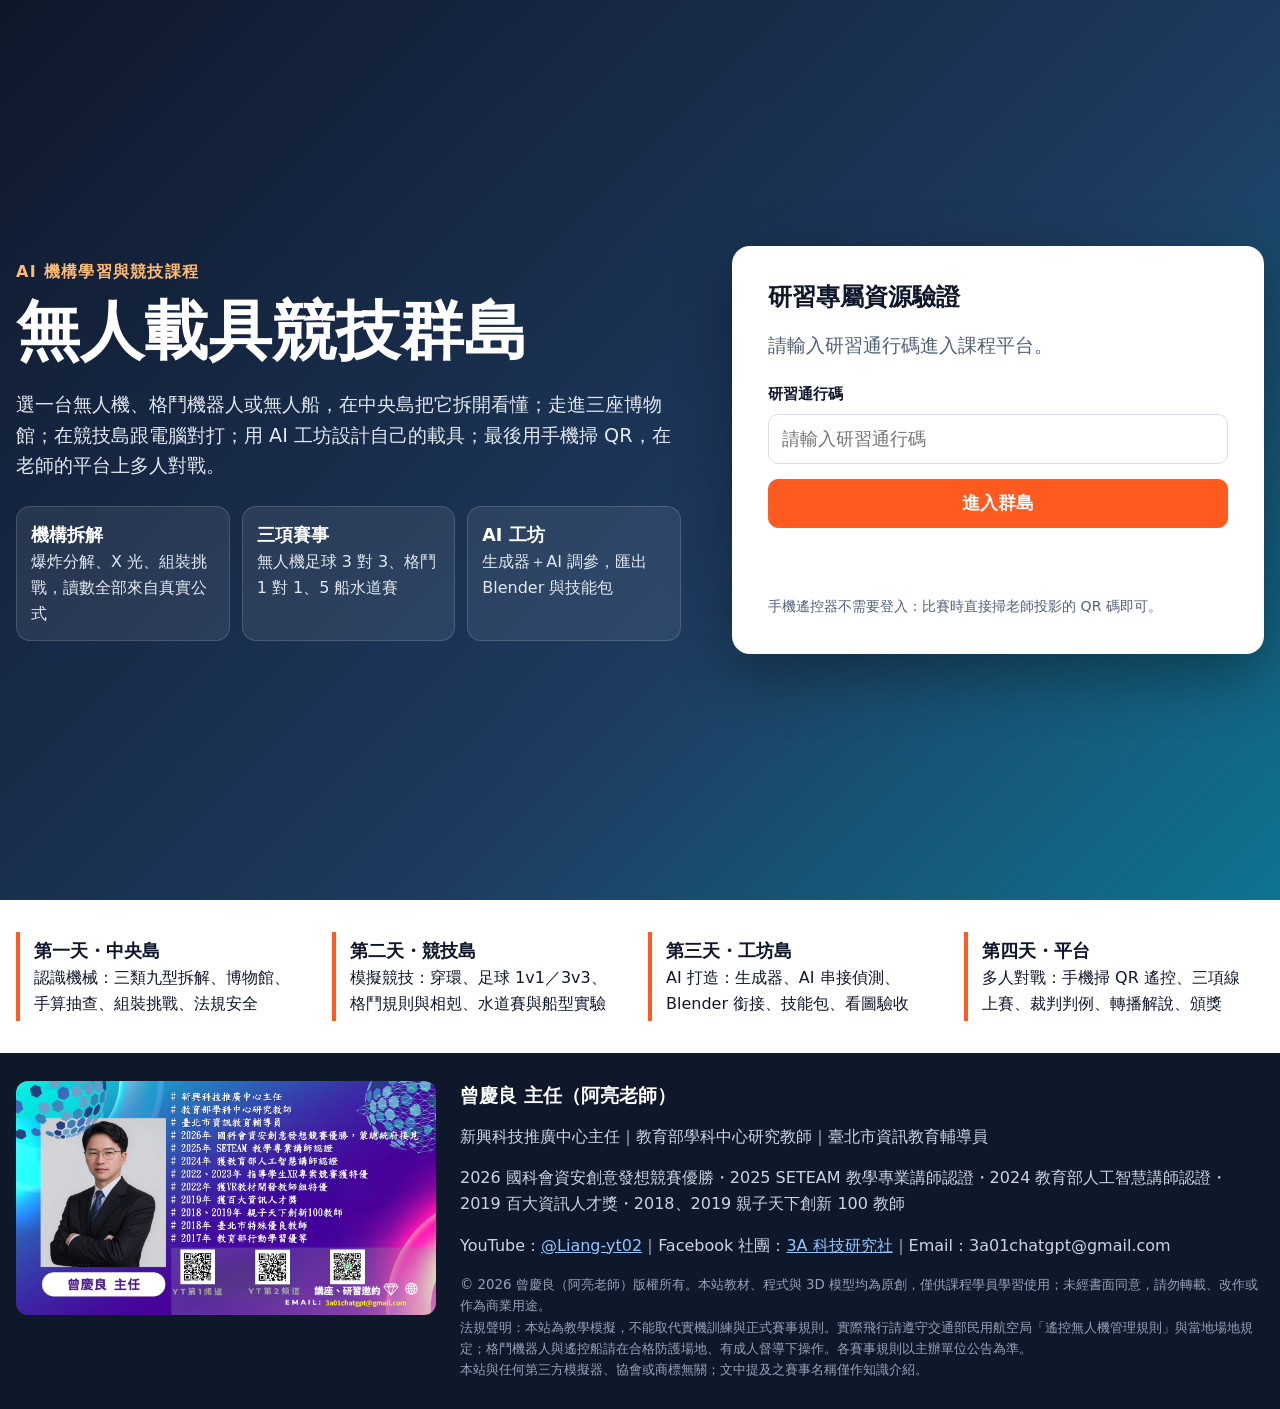
<file: demo.html>
<!doctype html>
<html lang="zh-Hant-TW">
<head>
<meta charset="utf-8"><meta name="viewport" content="width=device-width,initial-scale=1">
<title>示範成果｜3D 建模</title>
<style>#nl-badge-frame,iframe[title="Powered by Netlify"],[id^="netlify-badge"]{display:none!important}</style>
<script>new MutationObserver(function(){document.querySelectorAll('#nl-badge-frame,iframe[title="Powered by Netlify"],[id^="netlify-badge"]').forEach(function(e){e.remove()})}).observe(document.documentElement,{childList:true,subtree:true});</script>
<link rel="stylesheet" href="css/app.css">
<script src="js/kits/drone.js?v=1"></script><script src="js/kits/robot.js?v=1"></script><script src="js/kits/boat.js?v=1"></script>
<style>
  html,body{height:auto;overflow:auto}
  .top{display:flex;flex-wrap:wrap;align-items:center;gap:10px;padding:12px clamp(16px,3vw,40px);background:#0f172a;color:#fff}
  .top h1{font-size:clamp(20px,2.4vw,30px);margin:0;color:#fff;flex:1;text-wrap:balance}
  .top select,.top a{font:inherit}
  .main{display:grid;grid-template-columns:minmax(0,1.3fr) minmax(0,1fr);gap:16px;padding:16px clamp(16px,3vw,40px) 40px}
  iframe{width:100%;height:calc(100vh - 110px);min-height:420px;border:0;border-radius:14px;background:#eef3f8}
  .side{background:#fff;border:1px solid #d7e0ea;border-radius:14px;padding:14px 16px;overflow:auto;max-height:calc(100vh - 110px)}
  table{width:100%;border-collapse:collapse;font-size:14.5px;margin:.3em 0 .8em}th,td{border:1px solid #cbd5e1;padding:5px 7px;text-align:left;vertical-align:top}thead th{background:#0f172a;color:#fff}
  .warn{color:#b45309}.ok{color:#15803d}
  @media (max-width:900px){.main{grid-template-columns:1fr}iframe{height:60vh}.side{max-height:none}}
</style>
</head>
<body>
<div class="top"><h1 id="h">示範成果</h1><label>任務：<select id="ps"></select></label><a class='btn sm' href='portal.html'>🏠 課程首頁</a></div>
<div class="main"><iframe id="fr" title="3D 示範"></iframe><div class="side" id="side"></div></div>
<script>
  var q = new URLSearchParams(location.search), k = window.KITS[q.get('k')] ? q.get('k') : 'drone', K = window.KITS[k];
  var ps = document.getElementById('ps');
  Object.keys(K.PRESETS).forEach(function (p) { var o = document.createElement('option'); o.value = p; var m = (K.MISSION || []).find(function (x) { return x.v === p; }); o.textContent = m ? m.l : p; ps.appendChild(o); });
  function esc(s) { return String(s).replace(/[&<>]/g, function (c) { return { '&': '&amp;', '<': '&lt;', '>': '&gt;' }[c]; }); }
  function mdTable(md) { // 只轉表格、標題與清單
    var out = [], lines = md.split('\n'), i = 0;
    while (i < lines.length) { var l = lines[i];
      if (/^\|/.test(l)) { var rows = []; while (i < lines.length && /^\|/.test(lines[i])) { rows.push(lines[i]); i++; }
        var cells = function (r) { return r.replace(/^\||\|$/g, '').split('|').map(function (c) { return c.trim(); }); };
        out.push('<table><thead><tr>' + cells(rows[0]).map(function (c) { return '<th>' + esc(c) + '</th>'; }).join('') + '</tr></thead><tbody>' + rows.slice(2).map(function (r) { return '<tr>' + cells(r).map(function (c) { return '<td>' + esc(c) + '</td>'; }).join('') + '</tr>'; }).join('') + '</tbody></table>'); continue; }
      if (/^# /.test(l)) out.push('<h2>' + esc(l.slice(2)) + '</h2>'); else if (/^## /.test(l)) out.push('<h3>' + esc(l.slice(3)) + '</h3>');
      else if (/^- /.test(l)) out.push('<p class="' + (/⚠/.test(l) ? 'warn' : 'ok') + '">' + esc(l.slice(2)) + '</p>'); i++; }
    return out.join('');
  }
  function go(p) {
    var f = {}; f[K.presetField] = p; f[K.prefix + 'name'] = '阿亮老師示範機'; f[K.prefix + 'number'] = '1'; Object.assign(f, K.PRESETS[p]);
    var s = K.spec(f);
    document.getElementById('fr').src = 'lab.html?k=' + k + '&p=' + p;
    document.getElementById('h').textContent = '示範成果｜' + K.name + '「' + s.name + '」';
    document.getElementById('side').innerHTML = '<p style="margin:0 0 .5em;color:#526077">這是用課程生成器「套用建議規格」產生的示範。左邊 3D 可拆解、看標籤、下載 GLB；右邊是會一起放進安裝包的規格書與教學估算。</p>' + mdTable(K.md(s));
  }
  var p0 = K.PRESETS[q.get('p')] ? q.get('p') : Object.keys(K.PRESETS)[0]; ps.value = p0; ps.onchange = function () { go(ps.value); }; go(p0);
</script>
<script type="module">import { authorFooter } from './js/ui.js'; document.body.append(authorFooter());</script>
</body>
</html>
</file>
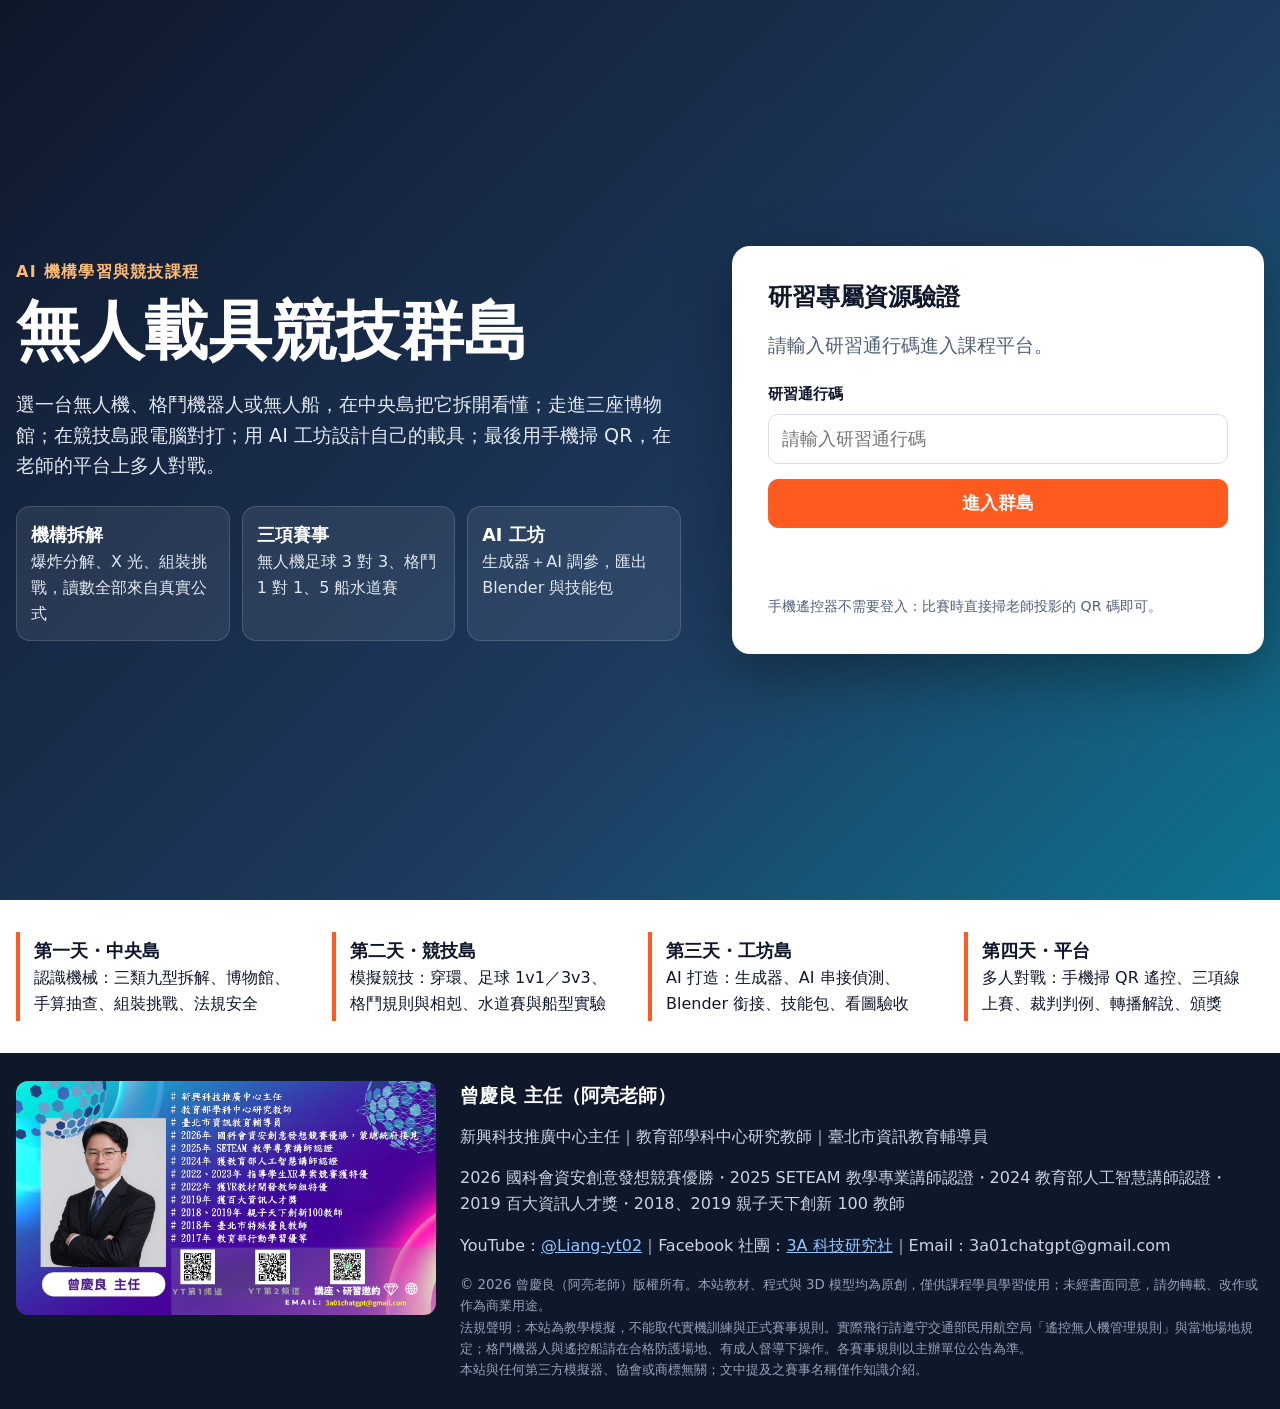
<file: forge.html>
<!doctype html>
<html lang="zh-Hant-TW">
<head>
<meta charset="utf-8"><meta name="viewport" content="width=device-width,initial-scale=1">
<title>載具工坊｜無人載具競技群島</title>
<style>#nl-badge-frame,iframe[title="Powered by Netlify"],[id^="netlify-badge"]{display:none!important}</style>
<link rel="stylesheet" href="css/app.css">
<script type="importmap">{"imports":{"three":"./vendor/three/three.module.js","three/addons/":"./vendor/three/addons/"}}</script>
<style>
  .f{display:grid;gap:10px}
  .f .rng{display:grid;grid-template-columns:1fr auto;gap:2px 8px;align-items:center}
  .f .rng input{grid-column:1/-1;padding:0}
  .f .rng span{font-variant-numeric:tabular-nums;font-weight:700;color:var(--accent)}
  .pick3{display:grid;grid-template-columns:repeat(3,1fr);gap:6px}
  .pick3 button{border:1px solid var(--line);background:#fff;border-radius:10px;padding:.4em .2em;font-weight:700;font-size:.92em}
  .pick3 button.on{background:var(--ink);color:#fff}
  pre{white-space:pre-wrap;background:#0f172a;color:#e2e8f0;padding:12px;border-radius:10px;max-height:260px;overflow:auto;font-size:.82em}
</style>
</head>
<body>
<div class="stage"><canvas id="c"></canvas></div>
<aside class="side l">
  <div class="panel"><h3>① 類型與型態</h3><div class="pick3" id="types"></div><div class="pick3" id="vars" style="margin-top:6px"></div></div>
  <div class="panel"><h3>② 調整參數</h3><div class="f" id="params"></div></div>
  <div class="panel" id="aibox"></div>
  <div class="panel"><h3>③ 請 AI 幫我設計</h3><textarea id="wish" placeholder="例：我要一台轉彎很穩、適合新手、深綠色的無人船"></textarea><button class="btn pri sm" id="ask" style="margin-top:8px">送出需求</button><p class="mut" id="aiNote" style="margin:.4em 0 0;font-size:.9em">AI 會回傳一組參數並自動套用，還會說明為什麼這樣調。</p></div>
</aside>
<aside class="side r">
  <div class="panel"><h3>即時性能（同一組機構數學）</h3><input type="range" id="thr" min="0" max="100" value="70" style="padding:0"><div class="kv" id="read" style="margin-top:6px"></div><p class="mut" id="check" style="font-size:.88em;margin:.5em 0 0"></p></div>
  <div class="panel"><h3>④ 匯出成品</h3>
    <div class="row">
      <button class="btn sm" id="xGlb">3D 模型 GLB</button>
      <button class="btn sm" id="xPy">Blender 腳本 .py</button>
      <button class="btn sm" id="xJson">規格 JSON</button>
      <button class="btn pri sm" id="xSkill">技能包 SKILL.md</button>
      <button class="btn sm" id="xPrompt">複製 AI 提示詞</button>
    </div>
    <p class="mut" style="font-size:.88em;margin:.5em 0 0">GLB 直接匯入 Blender；.py 貼進 Blender 的 Scripting 按 Run Script 會重建同一台；技能包交給 Claude Code／Codex，就能做出這台載具的可拆解 3D 模擬頁。</p>
  </div>
  <div class="panel"><h3>預覽</h3><pre id="out">（按上面任一個匯出按鈕，這裡會顯示內容）</pre></div>
</aside>
<script type="module" src="js/forge.js"></script>
</body>
</html>
</file>
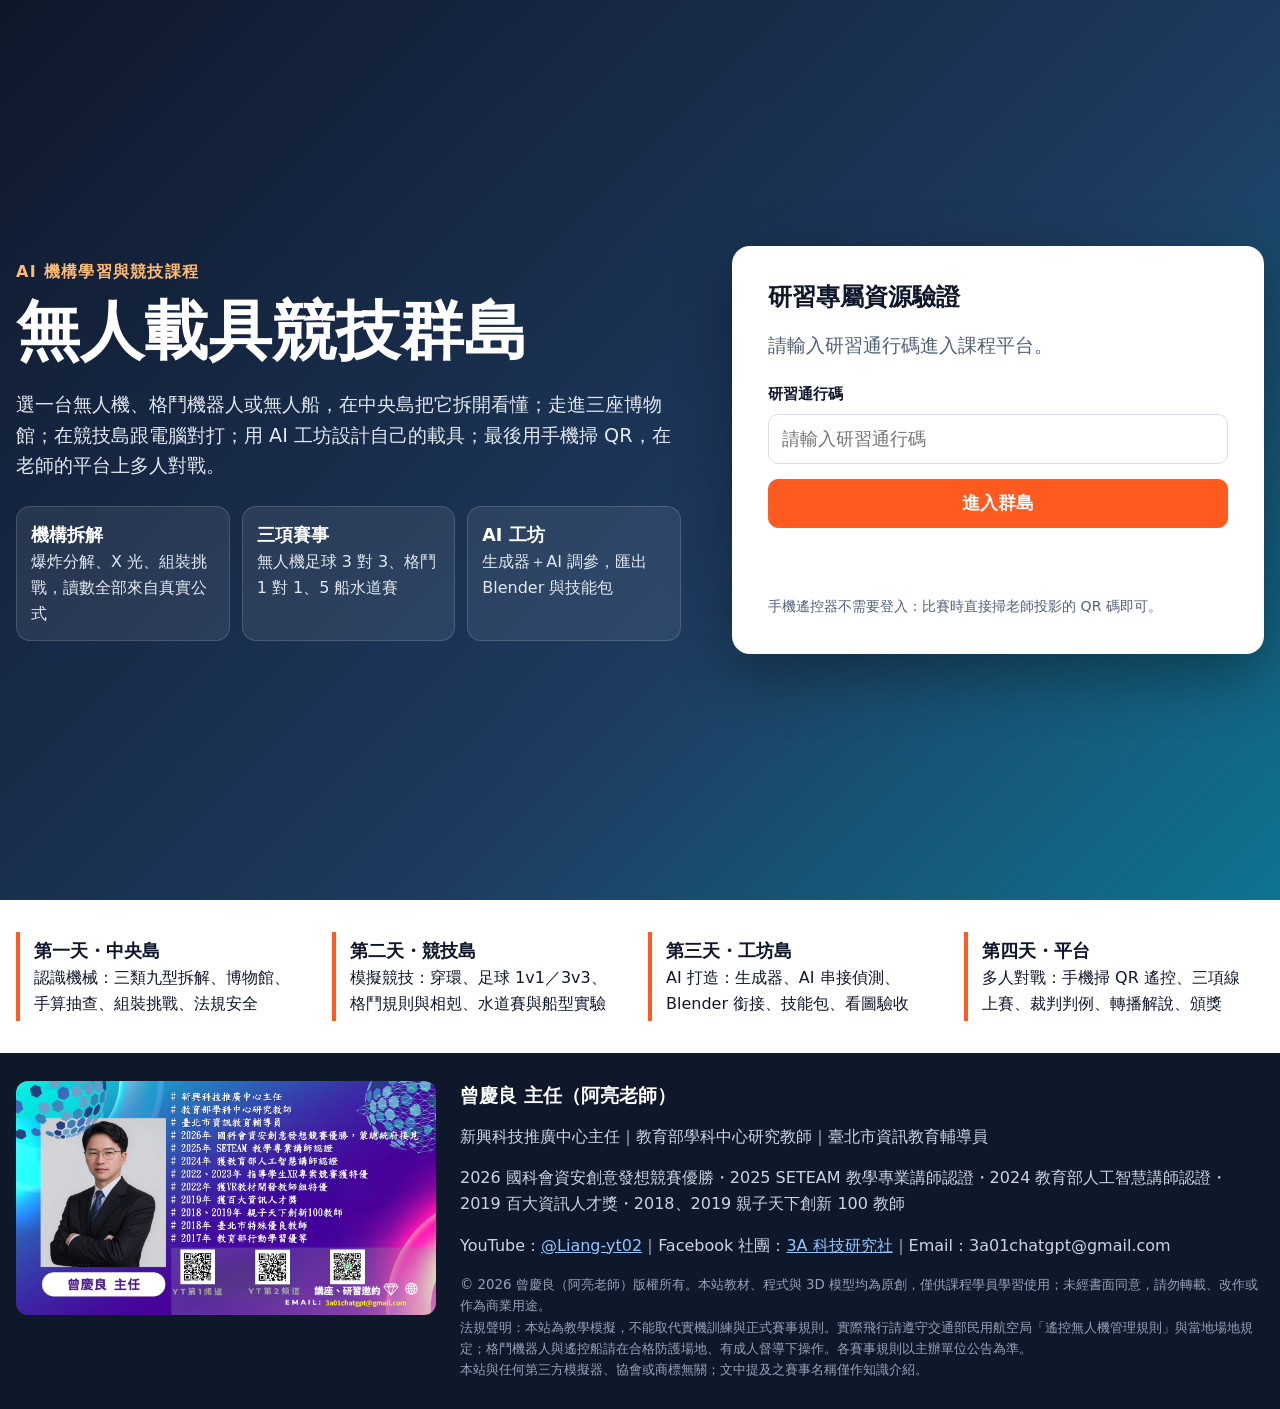
<file: garage.html>
<!doctype html>
<html lang="zh-Hant-TW">
<head>
<meta charset="utf-8"><meta name="viewport" content="width=device-width,initial-scale=1">
<title>機構拆解車庫｜無人載具競技群島</title>
<style>#nl-badge-frame,iframe[title="Powered by Netlify"],[id^="netlify-badge"]{display:none!important}</style>
<link rel="stylesheet" href="css/app.css">
<script type="importmap">{"imports":{"three":"./vendor/three/three.module.js","three/addons/":"./vendor/three/addons/"}}</script>
<style>
  .pick3{display:grid;grid-template-columns:repeat(3,1fr);gap:6px}
  .pick3 button{border:1px solid var(--line);background:#fff;border-radius:10px;padding:.5em .3em;font-weight:700}
  .pick3 button.on{background:var(--ink);color:#fff;border-color:var(--ink)}
  .vlist{display:flex;flex-direction:column;gap:6px}
  .vlist button{display:flex;align-items:center;gap:10px;text-align:left;border:1px solid var(--line);background:#fff;border-radius:10px;padding:.5em .7em}
  .vlist button.on{outline:3px solid var(--accent);border-color:transparent}
  .dot{width:18px;height:18px;border-radius:50%;flex:none;box-shadow:inset 0 0 0 2px rgba(0,0,0,.12)}
  .vlist small{display:block;color:var(--mut);font-weight:400}
  .plist{display:flex;flex-wrap:wrap;gap:6px}
  .plist button{border:1px solid var(--line);background:#fff;border-radius:99px;padding:.2em .7em;font-size:.9em}
  .plist button.on{background:var(--accent);border-color:var(--accent);color:#fff}
  .plist button.done{background:#dcfce7;border-color:#86efac;color:#166534}
  .partcard h4{margin:.1em 0;font-size:1.25em}
  .partcard .en{color:var(--mut);font-size:.9em}
  .state{font-weight:800;color:var(--accent);font-size:1.1em}
  .caption{position:fixed;left:50%;bottom:82px;transform:translateX(-50%);z-index:22;background:rgba(15,23,42,.88);color:#fff;padding:.55em 1.2em;border-radius:12px;font-size:clamp(16px,1.6vw,22px);font-weight:700;max-width:min(900px,calc(100% - 32px));text-align:center;opacity:0;transition:opacity .3s}
  .caption.show{opacity:1}
  .tourtag{position:fixed;top:70px;left:50%;transform:translateX(-50%);z-index:22;background:#fff;border:1px solid var(--line);padding:.2em .8em;border-radius:99px;font-size:.85em;font-weight:700;display:none}
  .tourtag.show{display:block}
  input[type=range]{padding:0}
</style>
</head>
<body>
<div class="stage"><canvas id="c"></canvas></div>
<aside class="side l">
  <div class="panel">
    <h3>① 選載具類型</h3>
    <div class="pick3" id="types"></div>
  </div>
  <div class="panel">
    <h3>② 選型態</h3>
    <div class="vlist" id="variants"></div>
  </div>
  <div class="panel">
    <h3>③ 零件清單 <span class="mut" style="font-weight:400;font-size:.85em">點名稱或點模型</span></h3>
    <div class="plist" id="plist"></div>
  </div>
  <div class="panel partcard" id="card"><p class="mut">點任何一個零件，這裡會說明它的功能與原理。</p></div>
</aside>
<aside class="side r">
  <div class="panel">
    <h3>油門（唯一的輸入）</h3>
    <input type="range" id="thr" min="0" max="100" value="55">
    <div class="state" id="state">—</div>
  </div>
  <div class="panel">
    <h3>即時讀數 <span class="mut" style="font-weight:400;font-size:.85em">全部由同一個函數算出</span></h3>
    <div class="kv" id="read"></div>
    <div id="bars" style="margin-top:10px;display:grid;gap:6px"></div>
  </div>
  <div class="panel"><h3>手算抽查</h3><p id="check" style="margin:0"></p></div>
  <div class="panel" id="game" style="display:none"></div>
</aside>
<div class="tourtag" id="tourtag">自動導覽中・點任何地方接手</div>
<div class="caption" id="cap"></div>
<div class="bottombar">
  <button class="btn" id="bExplode">爆炸分解</button>
  <button class="btn" id="bJoin">合體</button>
  <button class="btn" id="bXray">X 光透視</button>
  <button class="btn" id="bWork">只看工作中的零件</button>
  <button class="btn blue" id="bQuiz">點出這個零件</button>
  <button class="btn pri" id="bBuild">組裝挑戰</button>
  <button class="btn" id="bTour">自動導覽</button>
  <button class="btn" id="bGlb">下載 GLB（給 Blender）</button>
</div>
<script type="module" src="js/garage.js"></script>
</body>
</html>
</file>
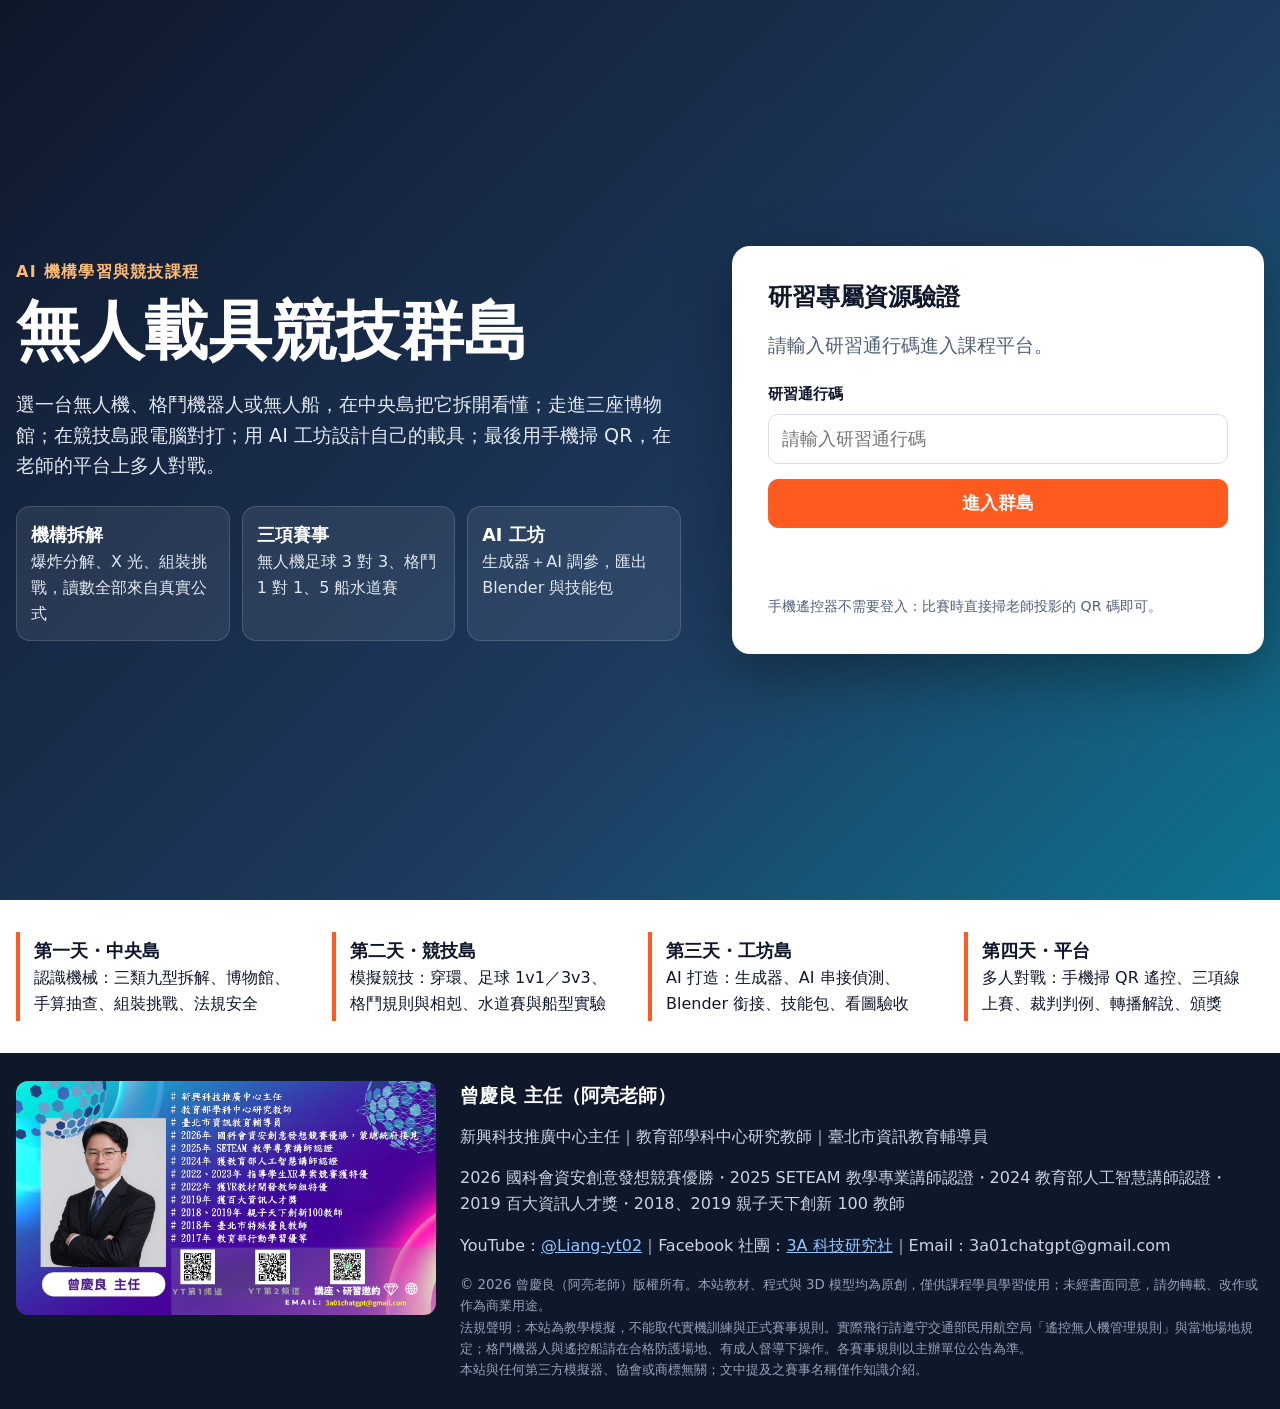
<file: hub.html>
<!doctype html>
<html lang="zh-Hant-TW">
<head>
<meta charset="utf-8"><meta name="viewport" content="width=device-width,initial-scale=1">
<title>無人載具競技群島</title>
<style>#nl-badge-frame,iframe[title="Powered by Netlify"],[id^="netlify-badge"]{display:none!important}</style>
<link rel="stylesheet" href="css/app.css">
<script type="importmap">{"imports":{"three":"./vendor/three/three.module.js","three/addons/":"./vendor/three/addons/"}}</script>
<style>
  .isl{display:flex;flex-direction:column;gap:4px}
  .isl button{display:grid;grid-template-columns:36px 1fr;gap:10px;align-items:center;text-align:left;border:1px solid transparent;background:none;border-radius:10px;padding:.4em .5em}
  .isl button:hover,.isl button.on{background:#f1f5f9;border-color:var(--line)}
  .isl i{width:36px;height:36px;border-radius:10px;display:grid;place-items:center;color:#fff;font-style:normal;font-weight:900}
  .isl small{display:block;color:var(--mut)}
  .me{display:flex;align-items:center;gap:10px}
  .me .dot{width:22px;height:22px;border-radius:50%}
  .pickgrid{display:grid;grid-template-columns:repeat(3,1fr);gap:14px}
  .pickgrid button{border:2px solid var(--line);background:#fff;border-radius:14px;padding:16px;text-align:left}
  .pickgrid button:hover{border-color:var(--accent)}
  .pickgrid button.on{border-color:var(--accent);background:#fff7ed}
  .pickgrid b{font-size:1.2em;display:block}
  .pv{height:260px;border-radius:14px;background:#eef3f8;margin:12px 0;overflow:hidden}
  .pv canvas{width:100%;height:100%;display:block}
  .acts{display:flex;flex-wrap:wrap;gap:8px}
  @media (max-width:760px){.pickgrid{grid-template-columns:1fr}}
</style>
</head>
<body>
<div class="stage"><canvas id="c"></canvas></div>
<aside class="side l">
  <div class="panel"><h3>我的載具</h3><div class="me" id="me"></div><button class="btn sm" style="margin-top:8px" id="change">重新選擇</button></div>
  <div class="panel"><h3>島嶼地圖</h3><p class="mut" style="margin:0 0 .4em;font-size:.9em">點島嶼或下方名稱。</p><div class="isl" id="isl"></div></div>
</aside>
<aside class="side r" id="info" style="display:none"><div class="panel" id="infoP"></div></aside>
<div class="modal" id="pick"><div class="card">
  <h2>選擇你的載具</h2><p class="mut">先選類型，再選型態。之後在拆解車庫、競技場、載具工坊都會用這一台。</p>
  <div class="pickgrid" id="ptype"></div>
  <div class="pv"><canvas id="pv"></canvas></div>
  <div class="pickgrid" id="pvar"></div>
  <div class="row" style="justify-content:flex-end;margin-top:14px"><button class="btn pri" id="ok">就是它，出發</button></div>
</div></div>
<script type="module" src="js/hub.js"></script>
</body>
</html>
</file>
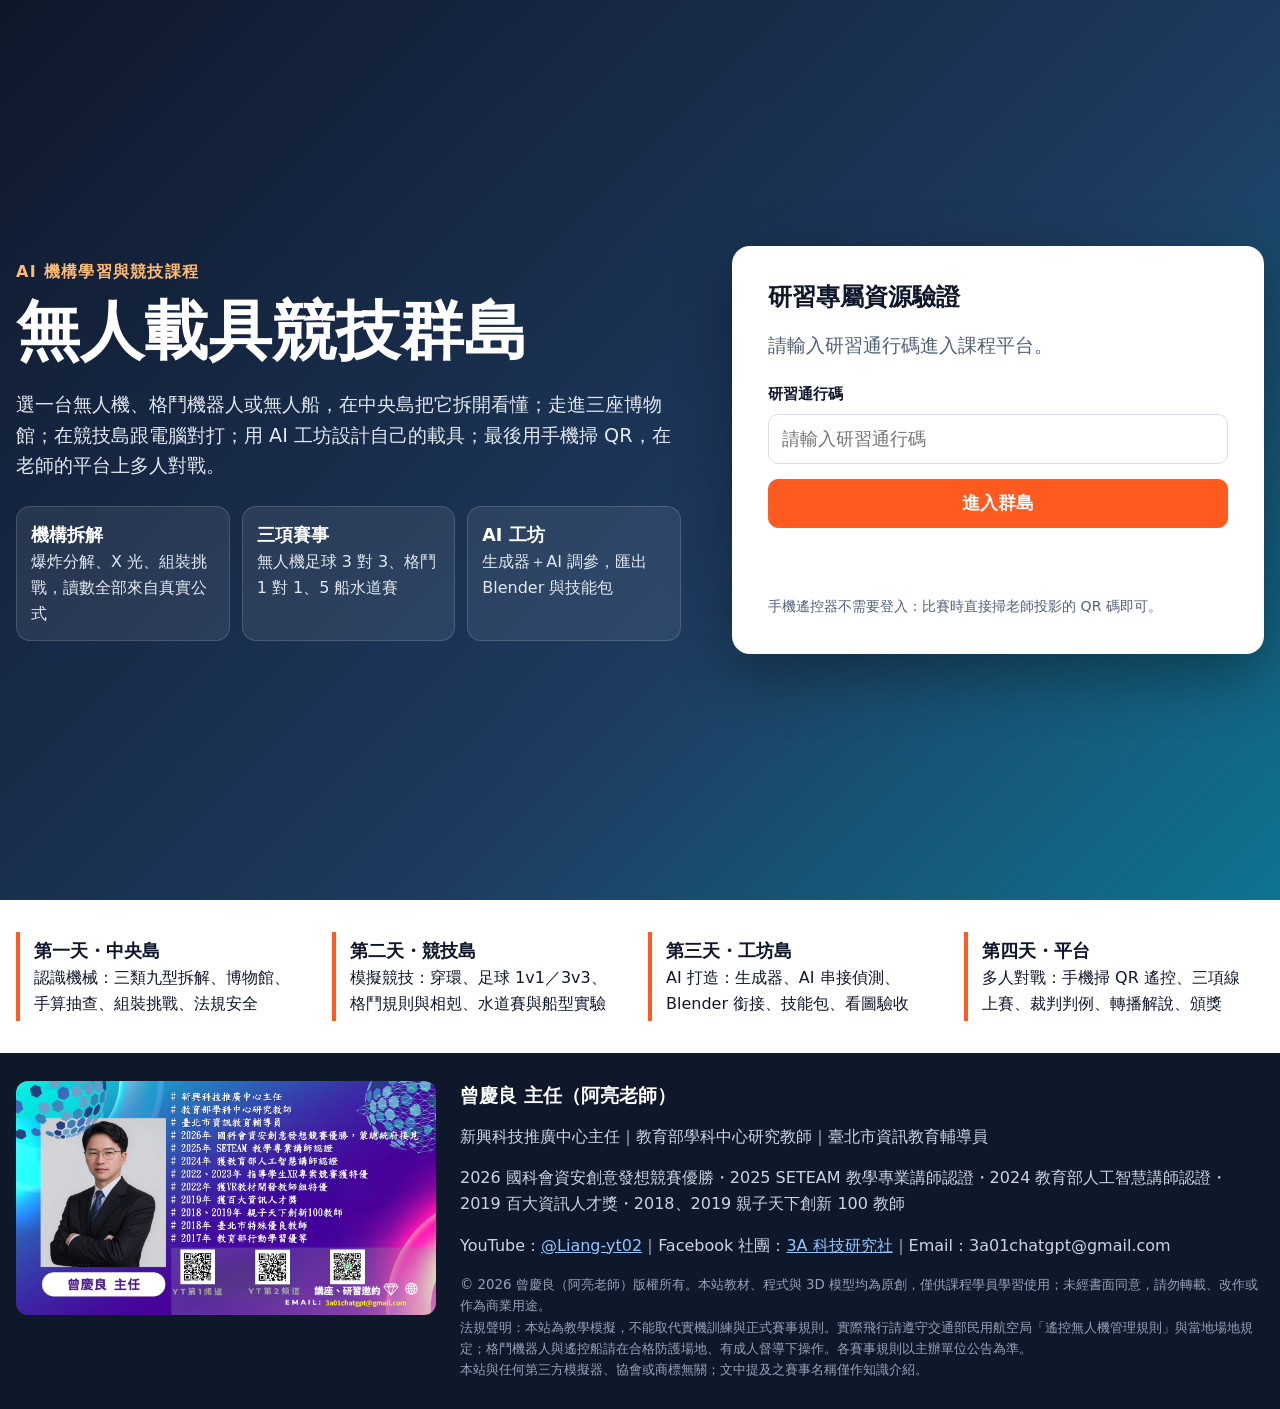
<file: museum.html>
<!doctype html>
<html lang="zh-Hant-TW">
<head>
<meta charset="utf-8"><meta name="viewport" content="width=device-width,initial-scale=1">
<title>博物館｜無人載具競技群島</title>
<style>#nl-badge-frame,iframe[title="Powered by Netlify"],[id^="netlify-badge"]{display:none!important}</style>
<link rel="stylesheet" href="css/app.css">
<script type="importmap">{"imports":{"three":"./vendor/three/three.module.js","three/addons/":"./vendor/three/addons/"}}</script>
<style>
  .tabs{display:grid;grid-template-columns:repeat(3,1fr);gap:6px}
  .tabs button{border:1px solid var(--line);background:#fff;border-radius:10px;padding:.45em .2em;font-weight:700}
  .tabs button.on{background:var(--ink);color:#fff}
  .tl{display:flex;flex-direction:column;gap:4px}
  .tl button{display:grid;grid-template-columns:5.6em 1fr auto;gap:8px;text-align:left;border:1px solid transparent;background:none;border-radius:9px;padding:.35em .5em}
  .tl button:hover{background:#f1f5f9}.tl button.on{background:#fff7ed;border-color:#fdba74}
  .tl .y{color:var(--accent);font-weight:800;font-variant-numeric:tabular-nums}
  .ex .y{font-size:1.1em;color:var(--accent);font-weight:800}
  .ex h2{font-size:clamp(22px,2vw,30px)}
  .learn{background:#fff7ed;border-left:4px solid var(--accent);padding:.6em .8em;border-radius:8px}
  .stamp{font-size:.85em;color:var(--ok);font-weight:700}
</style>
</head>
<body>
<div class="stage"><canvas id="c"></canvas></div>
<aside class="side l">
  <div class="panel"><h3>選擇博物館</h3><div class="tabs" id="tabs"></div><p class="mut" id="intro" style="margin:.6em 0 0"></p></div>
  <div class="panel"><h3>展品年表 <span class="mut" id="prog" style="font-weight:400;font-size:.85em"></span></h3><div class="tl" id="tl"></div></div>
</aside>
<aside class="side r">
  <div class="panel ex" id="ex"></div>
  <div class="panel"><div class="row"><button class="btn sm" id="prev">◀ 上一件</button><button class="btn sm" id="next">下一件 ▶</button><button class="btn sm" id="tour">自動導覽</button></div>
  <p class="mut" style="margin:.5em 0 0;font-size:.88em">點 3D 展台也能切換展品。看完每一件會蓋章，三館全部蓋滿就完成「博物館護照」。</p></div>
</aside>
<script type="module" src="js/museum.js"></script>
</body>
</html>
</file>
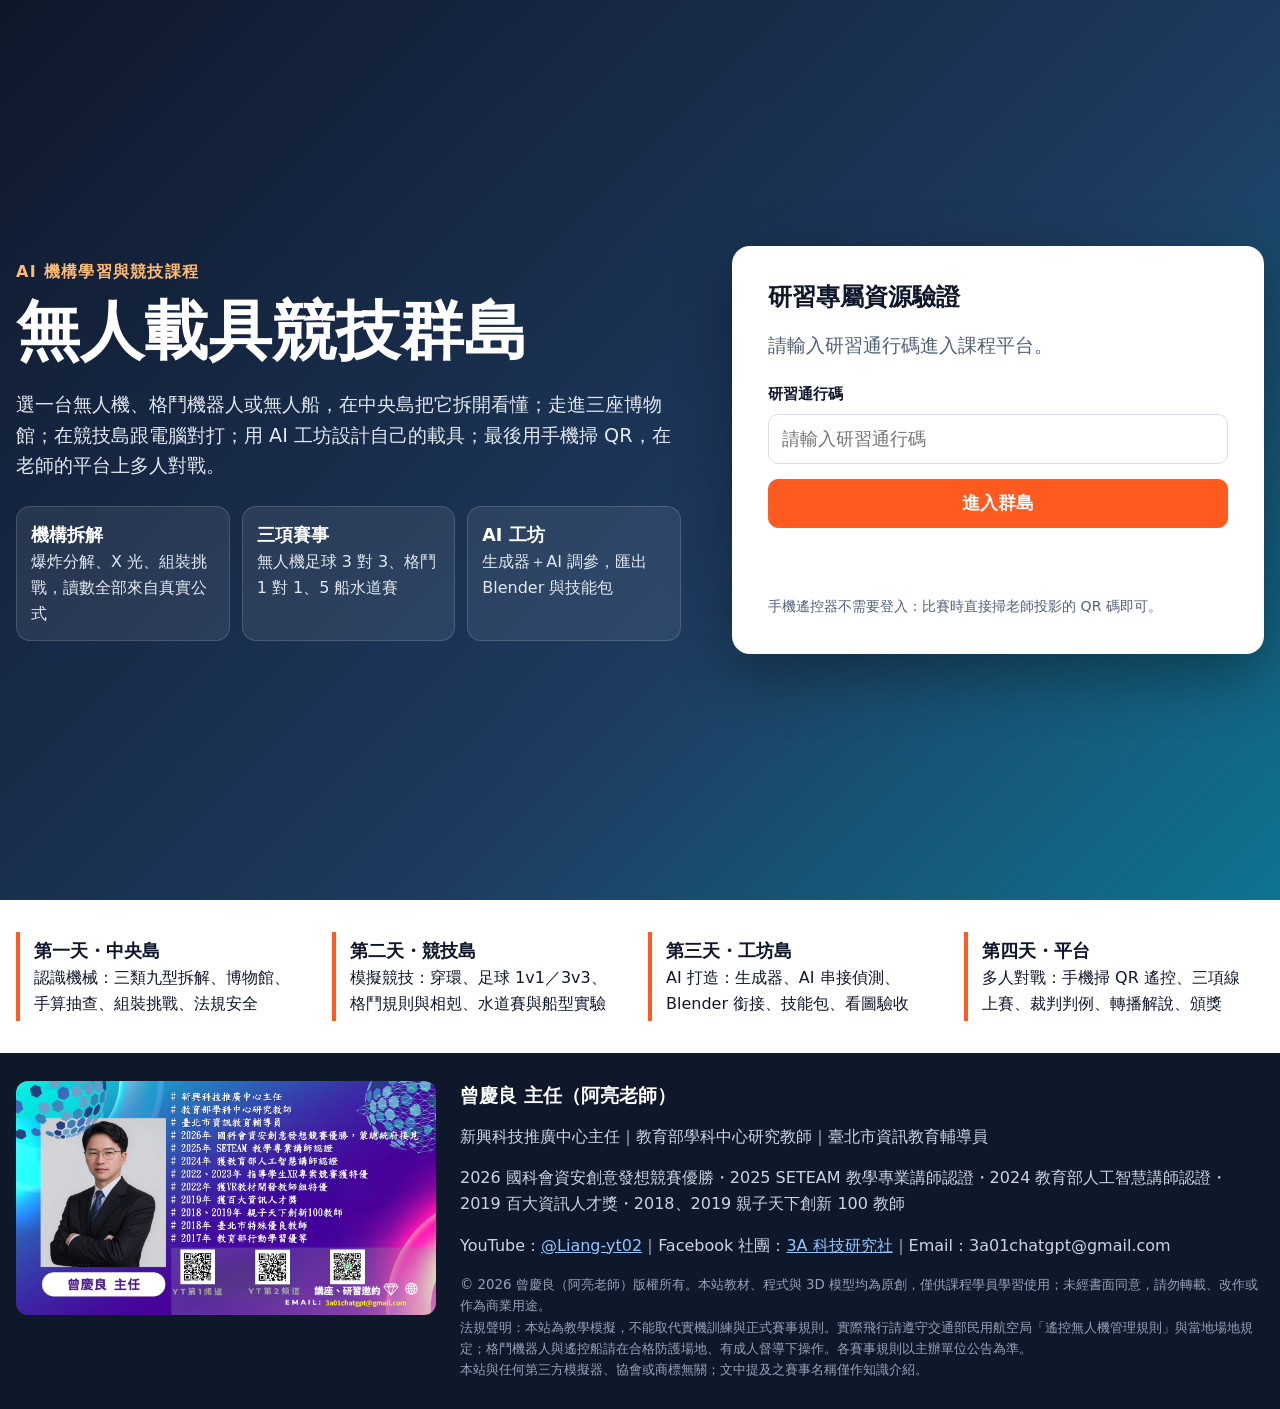
<file: portal.html>
<!doctype html>
<html lang="zh-Hant-TW">
<head>
<meta charset="utf-8"><meta name="viewport" content="width=device-width,initial-scale=1">
<title>無人載具 3D 建模實作｜課程首頁</title>
<style>#nl-badge-frame,iframe[title="Powered by Netlify"],[id^="netlify-badge"]{display:none!important}</style>
<script>new MutationObserver(function(){document.querySelectorAll('#nl-badge-frame,iframe[title="Powered by Netlify"],[id^="netlify-badge"]').forEach(function(e){e.remove()})}).observe(document.documentElement,{childList:true,subtree:true});</script>
<link rel="stylesheet" href="css/app.css">
<style>
  body{background:#eef3f8;height:auto;overflow:auto}
  .hero{background:linear-gradient(120deg,#0b1220 0%,#12305a 60%,#1d4e89 100%);color:#fff;padding:34px clamp(16px,4vw,56px) 30px}
  .hero .kick{color:#fdba74;font-weight:800;letter-spacing:.06em}
  .hero h1{font-size:clamp(30px,4.4vw,60px);margin:.15em 0 .2em;color:#fff;text-wrap:balance}
  .hero p{max-width:none;font-size:clamp(15px,1.3vw,19px);color:#dbeafe;margin:.2em 0}
  .wrap{padding:22px clamp(16px,4vw,56px) 40px}
  h2{font-size:clamp(21px,2vw,28px);margin:.6em 0 .4em;text-wrap:balance}
  .tabs{display:flex;flex-wrap:wrap;gap:8px;margin:0 0 14px}
  .tabs button{border:1.5px solid #cbd5e1;background:#fff;border-radius:99px;padding:.5em 1.1em;font-weight:700;font-size:16px}
  .tabs button.on{background:#0f172a;color:#fff;border-color:#0f172a}
  .grid{display:grid;grid-template-columns:repeat(auto-fit,minmax(260px,1fr));gap:14px}
  .card{background:#fff;border:1px solid #d7e0ea;border-radius:14px;padding:16px 18px;display:flex;flex-direction:column;gap:8px;box-shadow:0 4px 16px rgba(15,23,42,.05)}
  .card h3{margin:0;font-size:19px}
  .card p{margin:0;color:#526077;font-size:15px}
  .card .row{display:flex;flex-wrap:wrap;gap:8px;margin-top:auto;padding-top:6px}
  .card.main{border:2px solid #ff5a1f;background:linear-gradient(180deg,#fff7ed,#fff)}
  .tag{display:inline-block;font-size:12.5px;font-weight:800;border-radius:99px;padding:2px 10px;background:#e0f2fe;color:#075985;align-self:flex-start}
  .tag.today{background:#ff5a1f;color:#fff}
  .lab{width:100%;height:clamp(300px,42vh,460px);border:0;border-radius:12px;background:#eef3f8}
  .steps3{display:grid;grid-template-columns:repeat(auto-fit,minmax(220px,1fr));gap:10px;margin:6px 0 4px}
  .steps3 div{background:#0f172a;color:#e2e8f0;border-radius:12px;padding:12px 14px;font-size:15px}.steps3 b{color:#fdba74;display:block;font-size:17px}
  .hero{display:flex;align-items:center;gap:clamp(16px,3vw,40px);flex-wrap:wrap}
  .hero .txt{flex:1 1 380px;min-width:0}
  .hero-art.island{flex:0 1 min(760px,52vw);aspect-ratio:3/2;overflow:hidden;border-radius:18px;background:radial-gradient(ellipse at 50% 35%,#fff 0%,#dff0ff 45%,#ffe9d6 100%);box-shadow:0 10px 30px rgba(0,0,0,.35);align-self:flex-start}
  .hero-art.island iframe{width:100%;height:100%;border:0;display:block}
  @media (max-width:900px){.hero-art.island{flex:1 1 100%}}
  .bgm-btn{position:fixed;left:18px;bottom:18px;z-index:51;font:800 16px "Noto Sans TC",system-ui,sans-serif;color:#fff;background:linear-gradient(180deg,#ff8a4c,#e8531f 60%,#c2410c);border:0;border-radius:999px;padding:11px 20px;box-shadow:0 5px 0 #8a2d08,0 10px 22px rgba(120,45,10,.35);cursor:pointer;transition:transform .12s,box-shadow .12s}
  .bgm-btn:hover{transform:translateY(-2px)}
  .bgm-btn:active{transform:translateY(4px);box-shadow:0 1px 0 #8a2d08,0 3px 8px rgba(120,45,10,.3)}
  .bgm-btn.off{background:linear-gradient(180deg,#9a8b7c,#6b5d50);box-shadow:0 5px 0 #3e342b,0 10px 22px rgba(40,30,20,.3)}
  @media (max-width:600px){.hero{padding:24px 16px}.wrap{padding:16px}}</style>
</head>
<body>
<header class="hero">
  <div class="txt">
  <div class="kick">阿亮老師主講｜無人機・人形格鬥機器人・水上無人船</div>
  <h1>無人載具 3D 建模實作｜課程首頁</h1>
  <p>這是本課程唯一需要的網址：互動講義、3D 建模生成器、示範網頁與示範成果，全部從這裡進入。講義內的填寫會自動存在您這台電腦的瀏覽器。</p>
  </div>
  <div class="hero-art island"><iframe src="assets/island/index.html" title="無人載具課程：3D 島嶼倒數"></iframe></div>
</header>
<button id="bgmBtn" class="bgm-btn" type="button" title="按一下靜音背景音樂" aria-pressed="true" onclick="var f=document.querySelector('.hero-art iframe'),w=f&&f.contentWindow;if(w&&w.islandMusic){w.islandMusic.toggle();return;}var on=true;try{on=JSON.parse(localStorage.getItem('island.bgmOn')||'true')&&!JSON.parse(localStorage.getItem('island.mute')||'false');}catch(e){}on=!on;try{localStorage.setItem('island.bgmOn',JSON.stringify(on));if(on)localStorage.setItem('island.mute','false');}catch(e){}this.textContent=on?'🔊 音樂：開':'🔇 音樂：關';this.classList.toggle('off',!on);">🔊 音樂：開</button>
<main class="wrap">
  <div class="steps3">
    <div><b>① 看懂機構與規則</b>互動講義一頁一頁講解：種類、結構、操控、競賽規則。</div>
    <div><b>② 設計並建模</b>六步生成器選規格，3D 即時變化，系統自動估算與檢查。</div>
    <div><b>③ 交給 AI 做成網頁</b>打包安裝包，貼指令給 Codex／Claude Code／Antigravity。</div>
  </div>
  <div class="tabs" role="tablist">
    <button data-k="drone" class="on">無人機篇</button><button data-k="robot">人形格鬥機器人篇</button><button data-k="boat">水上無人船篇</button><button data-k="more">更多資源</button>
  </div>
  <section id="pane"></section>
</main>
<script type="module">
  import { authorFooter } from './js/ui.js';
  document.body.append(authorFooter());
  const T = {
    drone: { p: 'soccer40', d: 'DR', name: '無人機', date: '2026/11/18（三）19:00–22:00', today: true, g: 'soccer', v: 'red', units: ['無人機有哪些種類', '機構解說：骨架、動力、航電', '飛行原理與操控（混控模擬）', '競賽說明：無人機足球與 FPV 競速', '平台 3D 建模：六步生成器', '故障診斷與賽前檢查（FMEA、紀錄判讀、檢查表）＋交給 AI 建置'],
      demos: [['機構拆解車庫', 'garage.html?type=drone&v=red', '點零件看功能、拆解爆炸圖、讀推重比'], ['無人機博物館', 'museum.html?type=drone', '從靶機到無人機足球的發展史'], ['無人機足球場', 'arena.html?game=soccer&mode=3v3', '3 對 3、1 對 1、穿環練習']] },
    robot: { p: '', d: 'RB', name: '人形格鬥機器人', date: '下一堂課', g: 'combat', v: 'boxer', units: ['人形格鬥機器人的種類與級別', '機構解說：關節、舵機、平衡', '運動原理與操控', '競賽規則', '平台 3D 建模：六步生成器', '故障診斷與賽前檢查（FMEA、紀錄判讀、檢查表）＋交給 AI 建置'],
      demos: [['機構拆解車庫', 'garage.html?type=robot&v=boxer', '關節、舵機、出拳速度與平衡'], ['格鬥機器人博物館', 'museum.html?type=robot', '人形機器人與格鬥賽發展'], ['人形格鬥擂台', 'arena.html?game=combat', '出拳、踢腿、格擋、倒地讀秒']] },
    boat: { p: '', d: 'BT', name: '水上無人船', date: '下一堂課', g: 'boat', v: 'foil', units: ['無人船（USV）的種類與船型', '機構解說：船體、推進、感測', '航行原理與操控', '競賽規則', '平台 3D 建模：六步生成器', '故障診斷與賽前檢查（FMEA、紀錄判讀、檢查表）＋交給 AI 建置'],
      demos: [['機構拆解車庫', 'garage.html?type=boat&v=foil', '螺距、滑脫率、水翼起飛速度'], ['無人船博物館', 'museum.html?type=boat', '從特斯拉遙控船到 USV'], ['無人船水道賽', 'arena.html?game=boat', '繞標競速與計時']] }
  };
  const pane = document.getElementById('pane');
  function show(k) {
    document.querySelectorAll('.tabs button').forEach(b => b.classList.toggle('on', b.dataset.k === k));
    if (k === 'more') {
      pane.innerHTML = `<h2>更多資源</h2><div class="grid">
        <div class="card"><span class="tag">生成平台</span><h3>載具島工坊</h3><p>把您的載具放上一座 3D 島嶼，下載載具島包交給 AI 蓋島。</p><div class="row"><a class="btn pri" href="https://aliang-vehicle-forge.netlify.app" target="_blank" rel="noopener">打開載具島工坊</a></div></div>
        <div class="card"><span class="tag">示範成品</span><h3>無人載具競技群島</h3><p>老師示範的完整成品島：拆解車庫、三座博物館、三座競技場。</p><div class="row"><a class="btn" href="hub.html">進入群島</a></div></div>
        <div class="card"><span class="tag">成果</span><h3>排行榜</h3><p>穿環練習、對戰與水道賽的成績紀錄。</p><div class="row"><a class="btn" href="board.html">看排行榜</a></div></div>
        <div class="card"><span class="tag">完整課程</span><h3>四天完整版講義</h3><p>第一篇～第四篇（中央島、模擬競技、工坊島、競技平台）。</p><div class="row"><a class="btn" href="course/?d=D1">第一篇</a><a class="btn" href="course/?d=D2">第二篇</a><a class="btn" href="course/?d=D3">第三篇</a><a class="btn" href="course/?d=D4">第四篇</a></div></div>
      </div>`; return;
    }
    const t = T[k];
    pane.innerHTML = `<div class="grid">
      <div class="card main"><span class="tag ${t.today ? 'today' : ''}">${t.today ? '今晚上課' : t.date}</span><h3>互動講義｜${t.name}篇 3D 建模實作</h3><p>${t.today ? t.date + '。' : ''}講解、動手、生成器、打包都在同一份講義。</p>
        <ol style="margin:.2em 0 0;padding-left:1.3em;color:#334155;font-size:15px">${t.units.map(u => `<li>${u}</li>`).join('')}</ol>
        <div class="row"><a class="btn pri" href="course/?d=${t.d}">▶ 開始上課</a><a class="btn" href="course/?d=${t.d}&u=U05">直接到 3D 建模生成器</a></div></div>
      <div class="card"><span class="tag">示範成果</span><h3>老師用生成器做好的 3D ${t.name}</h3><iframe class="lab" src="lab.html?k=${k}&embed=1&p=${t.p}" title="${t.name}示範 3D" loading="lazy"></iframe><div class="row"><a class="btn" href="demo.html?k=${k}&p=${t.p}" target="_blank" rel="noopener">⛶ 打開示範成果頁</a></div></div>
    </div><h2>示範網頁（課堂動手用）</h2><div class="grid">${t.demos.map(([n, h, p]) => `<div class="card"><span class="tag">示範網頁</span><h3>${n}</h3><p>${p}</p><div class="row"><a class="btn" href="${h}" target="_blank" rel="noopener">打開</a></div></div>`).join('')}</div>`;
    try { localStorage.setItem('portal.tab', k); } catch (e) { }
  }
  document.querySelectorAll('.tabs button').forEach(b => b.onclick = () => show(b.dataset.k));
  let start = 'drone'; try { start = localStorage.getItem('portal.tab') || 'drone'; } catch (e) { }
  show(T[start] || start === 'more' ? start : 'drone');
</script>
<script src="js/fontsize.js?v=1"></script>
</body>
</html>
</file>
<file: css/app.css>
/* 無人載具競技群島｜共用樣式。全液寬，不做置中窄欄。 */
:root{
  --bg:#eef3f8; --panel:#ffffff; --ink:#0f172a; --mut:#526077; --line:#d7e0ea;
  --accent:#ff5a1f; --accent2:#2563eb; --ok:#16a34a; --warn:#d97706; --bad:#dc2626;
  --red:#e5484d; --blue:#3b82f6; --green:#22c55e;
  --r:14px; --shadow:0 6px 24px rgba(15,23,42,.08);
  --font:"Noto Sans TC","PingFang TC","Microsoft JhengHei",system-ui,sans-serif;
}
*{box-sizing:border-box}
html,body{margin:0;height:100%}
body{font-family:var(--font);color:var(--ink);background:var(--bg);font-size:16px;line-height:1.6}
h1,h2,h3{text-wrap:balance;line-height:1.25;margin:.2em 0 .4em}
a{color:var(--accent2)}
button{font:inherit;cursor:pointer}
.btn{display:inline-flex;align-items:center;gap:.4em;border:1px solid var(--line);background:#fff;color:var(--ink);padding:.55em 1em;border-radius:10px;font-weight:600;text-decoration:none;transition:transform .15s cubic-bezier(.16,1,.3,1),box-shadow .15s}
.btn:hover{transform:translateY(-1px);box-shadow:var(--shadow)}
.btn.pri{background:var(--accent);border-color:var(--accent);color:#fff}
.btn.blue{background:var(--accent2);border-color:var(--accent2);color:#fff}
.btn.on{background:var(--ink);color:#fff;border-color:var(--ink)}
.btn.sm{padding:.3em .7em;font-size:.9em}
.btn:disabled{opacity:.45;cursor:not-allowed;transform:none}
.card{background:var(--panel);border:1px solid var(--line);border-radius:var(--r);box-shadow:var(--shadow);padding:18px 20px}
.tag{display:inline-block;font-size:.8em;font-weight:700;padding:.1em .6em;border-radius:99px;background:#e2e8f0;color:#334155}
.tag.or{background:#ffedd5;color:#9a3412}.tag.bl{background:#dbeafe;color:#1e40af}.tag.gr{background:#dcfce7;color:#166534}
.grid{display:grid;gap:16px}
.mut{color:var(--mut)}
.row{display:flex;gap:10px;flex-wrap:wrap;align-items:center}
.full{width:100%}
input,select,textarea{font:inherit;padding:.5em .7em;border:1px solid var(--line);border-radius:10px;background:#fff;color:var(--ink);width:100%}
textarea{min-height:110px;resize:vertical}
label{font-weight:600;font-size:.95em}

/* 頂列 */
.topbar{position:fixed;top:0;left:0;right:0;z-index:30;display:flex;align-items:center;gap:12px;padding:10px 16px;background:rgba(255,255,255,.86);backdrop-filter:blur(8px);border-bottom:1px solid var(--line)}
.topbar .brand{font-weight:800;font-size:1.05em;display:flex;align-items:center;gap:8px;text-decoration:none;color:var(--ink);white-space:nowrap}
.topbar .brand i{display:inline-grid;place-items:center;width:30px;height:30px;border-radius:9px;background:var(--accent);color:#fff;font-style:normal}
.topbar nav{display:flex;gap:6px;flex-wrap:wrap;margin-left:auto}
.topbar nav a{padding:.35em .75em;border-radius:9px;text-decoration:none;color:var(--ink);font-weight:600;font-size:.95em}
.topbar nav a:hover,.topbar nav a.cur{background:#e2e8f0}
.page{padding:72px 16px 24px}

/* 3D 舞台頁 */
.stage{position:fixed;inset:0}
.stage canvas{display:block;width:100%;height:100%;touch-action:none}
.hud{position:fixed;z-index:20;pointer-events:none}
.hud>*{pointer-events:auto}
.side{position:fixed;top:64px;bottom:12px;width:min(360px,34vw);overflow:auto;z-index:20;display:flex;flex-direction:column;gap:12px}
.side.l{left:12px}.side.r{right:12px}
.panel{background:rgba(255,255,255,.94);border:1px solid var(--line);border-radius:var(--r);padding:14px 16px;box-shadow:var(--shadow)}
.panel h3{font-size:1em;margin:0 0 .5em;display:flex;align-items:center;gap:6px}
.kv{display:grid;grid-template-columns:1fr auto;gap:2px 10px;font-variant-numeric:tabular-nums}
.kv b{font-family:"JetBrains Mono",Consolas,monospace;font-size:1.05em}
.kv .hot{color:var(--accent)}
.bar{height:8px;border-radius:99px;background:#e2e8f0;overflow:hidden}
.bar>i{display:block;height:100%;background:var(--accent);width:0;transition:width .1s linear}
.bottombar{position:fixed;left:12px;right:12px;bottom:12px;z-index:21;display:flex;gap:8px;flex-wrap:wrap;justify-content:center}
.toast{position:fixed;left:50%;top:76px;transform:translateX(-50%);background:var(--ink);color:#fff;padding:.6em 1.1em;border-radius:12px;z-index:99;font-weight:600;opacity:0;transition:opacity .25s;pointer-events:none;max-width:calc(100% - 32px)}
.toast.show{opacity:1}
.modal{position:fixed;inset:0;background:rgba(15,23,42,.45);display:none;align-items:center;justify-content:center;z-index:90;padding:16px}
.modal.show{display:flex}
.modal .card{width:min(900px,100%);max-height:90vh;overflow:auto}

/* 頁尾作者 */
.foot{background:#0f172a;color:#cbd5e1;padding:28px 16px;display:grid;grid-template-columns:minmax(220px,420px) 1fr;gap:24px;align-items:start}
.foot img{width:100%;border-radius:12px}
.foot h3{color:#fff}
.foot a{color:#93c5fd}
.foot small{display:block;margin-top:10px;color:#94a3b8}
@media (max-width:760px){
  .foot{grid-template-columns:1fr}
  .stage{position:relative;inset:auto;height:58vh;margin-top:56px}
  .side{position:static;width:auto!important;max-height:none;margin:12px;overflow:visible}
  .bottombar{position:sticky;bottom:8px;margin:0 12px 12px;left:auto;right:auto}
  .caption{bottom:12px}
  .topbar nav{display:none}
}
/* 隱藏 Netlify 標章 */
#nl-badge-frame,iframe[title="Powered by Netlify"],[id^="netlify-badge"]{display:none!important}
</file>
